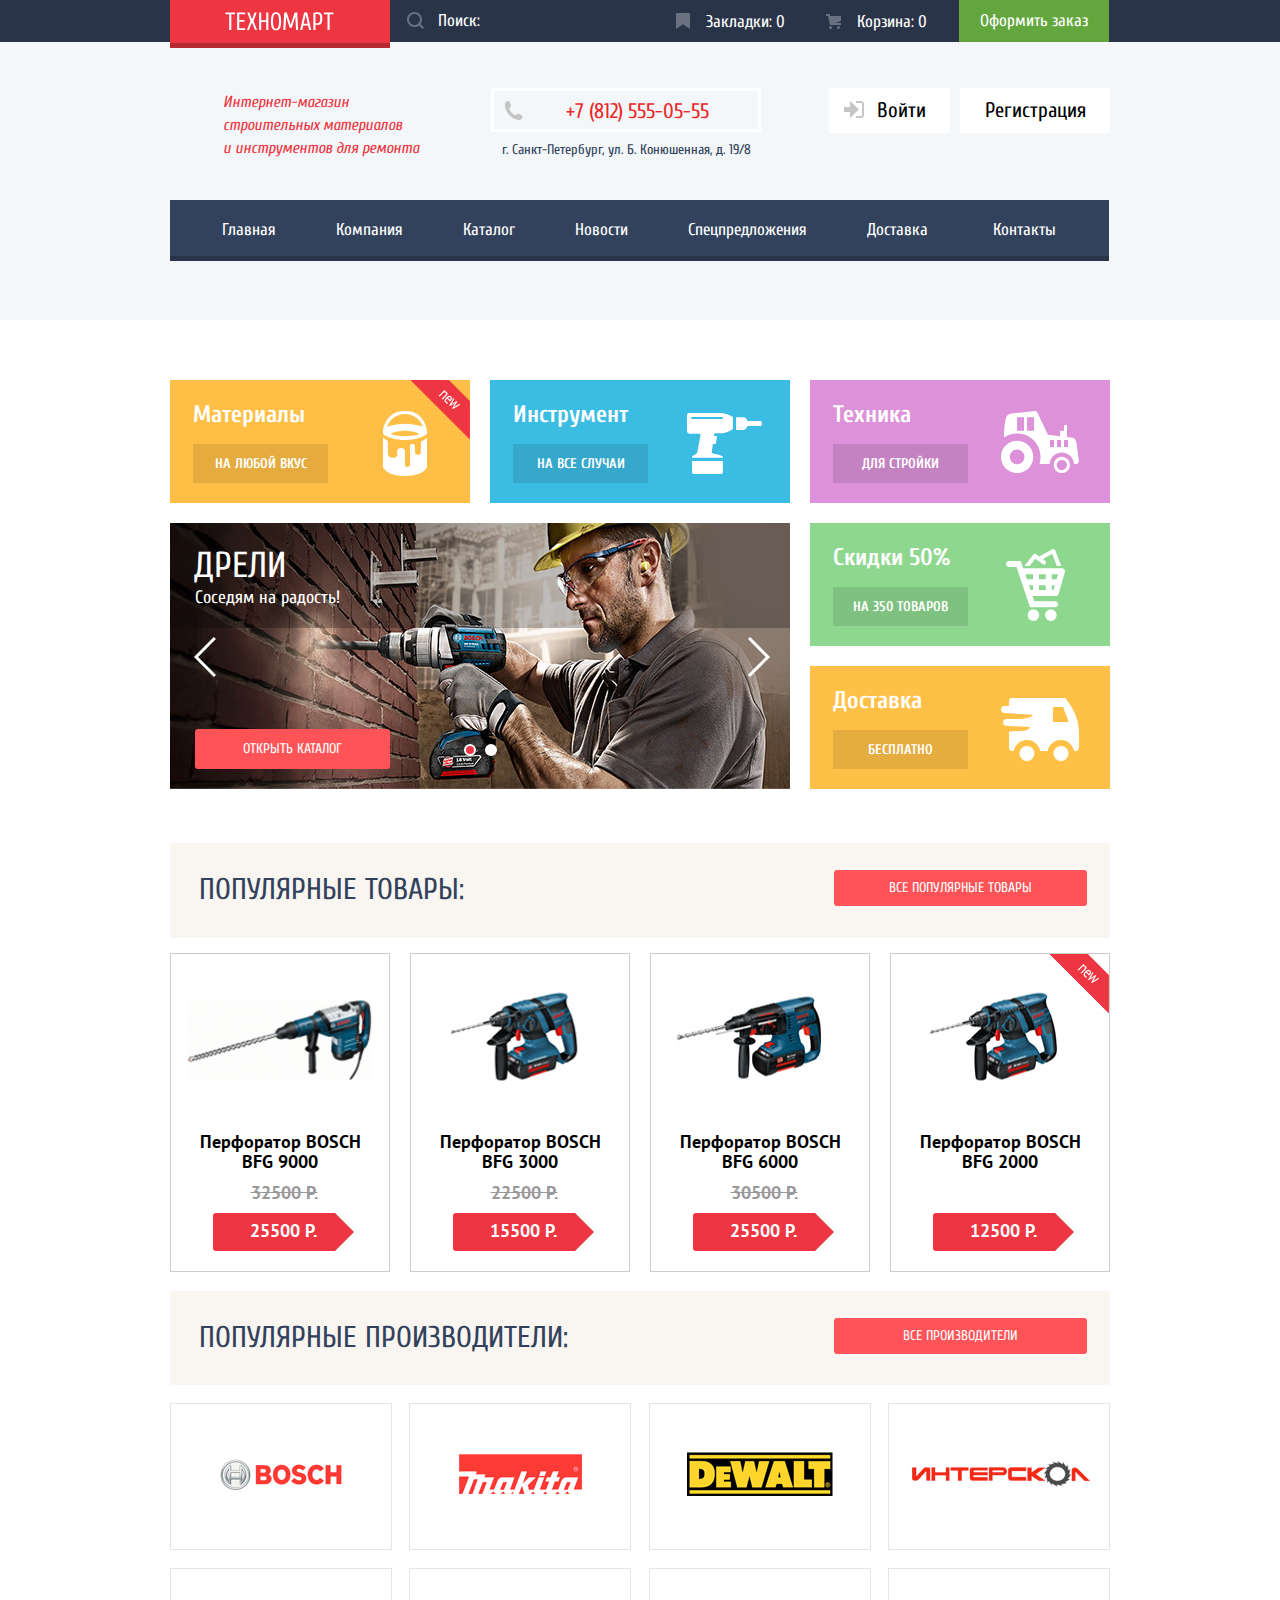
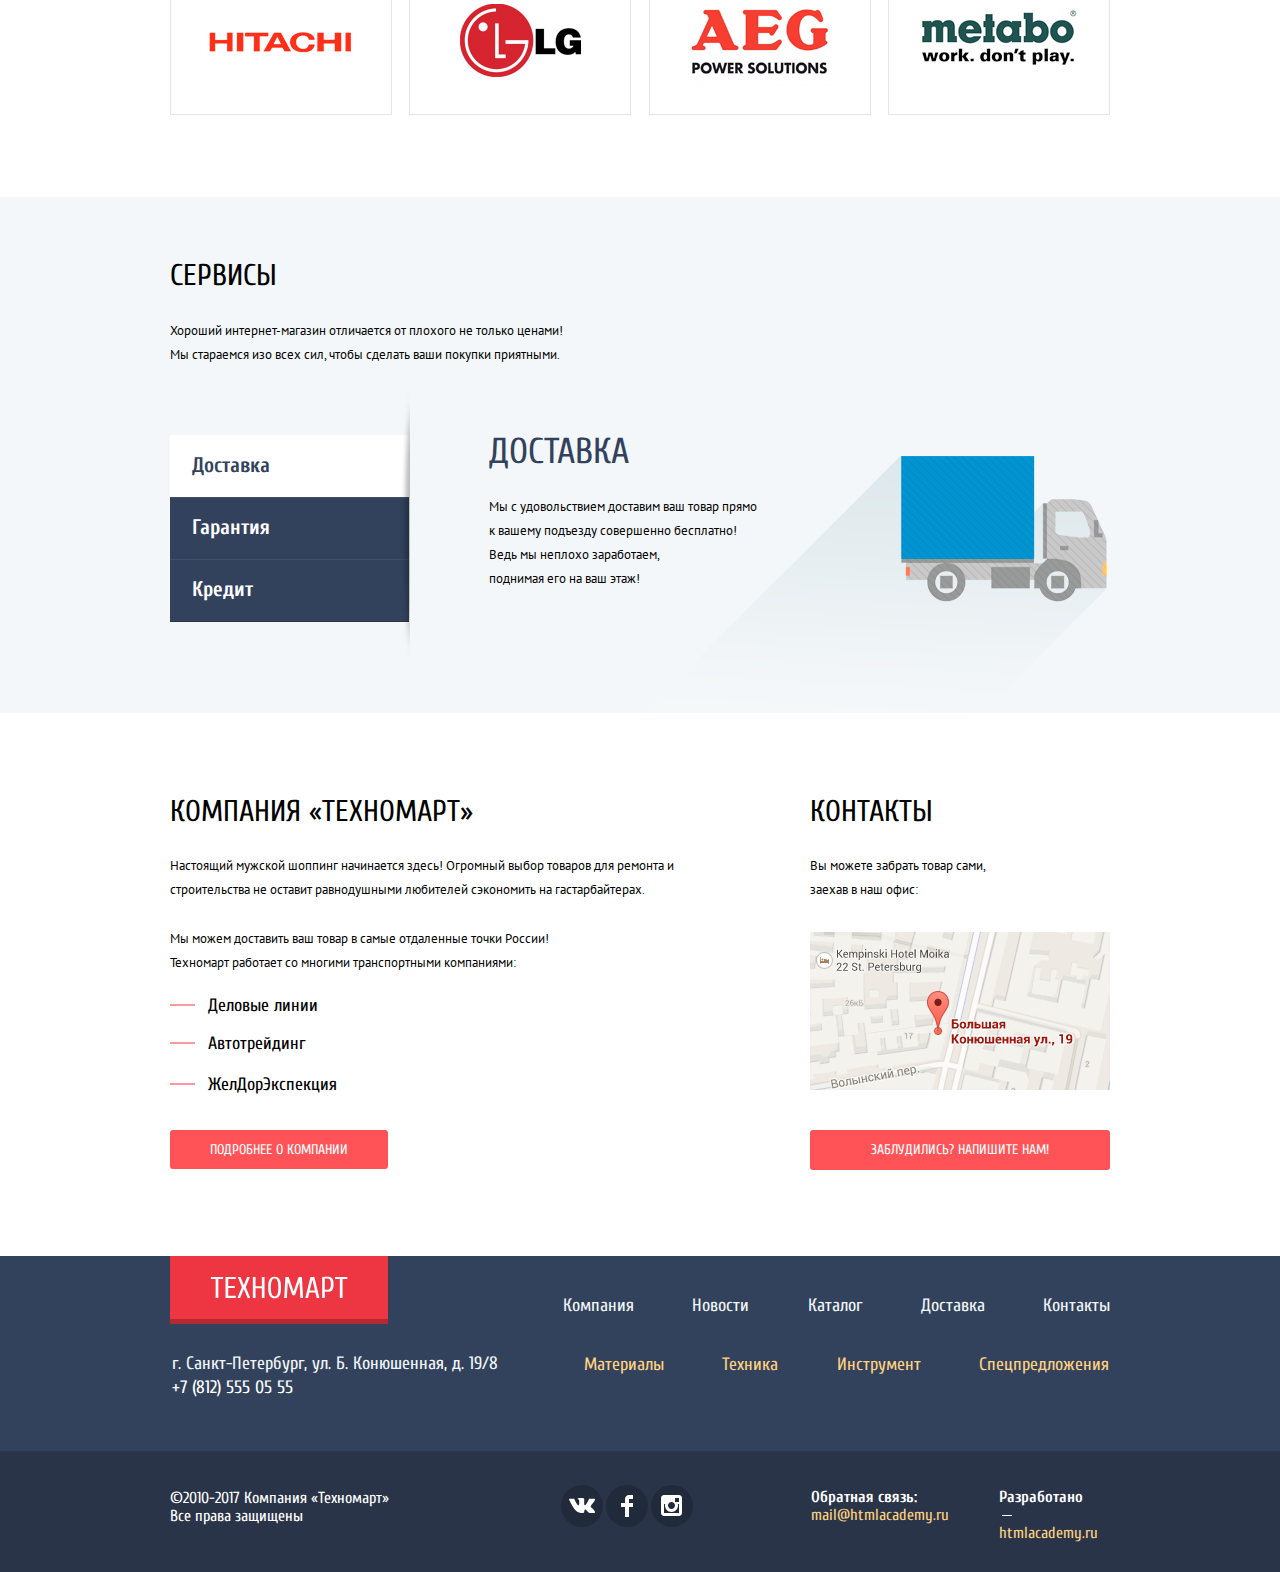
<file: index.html>
<!DOCTYPE html>
<html lang="ru">
    <head>
        <meta charset="utf-8">
		<link href="https://fonts.googleapis.com/css?family=Cuprum:400,400i,700%7CPT+Sans:400,400i,700&display=swap&subset=cyrillic" rel="stylesheet">
		<link href="css/normalize.css" rel="stylesheet">
		<link href="css/min-style.css" rel="stylesheet">
        <title>HTML Academy: Техномарт</title>
    </head>
    <body>
        <header class="header">
		    <section class="menu-order-back">
			    <h2 class="visually-hidden">Навигация заказа</h2>
			    <div class="menu-order container">
    			    <a class="button header-logo">
 					    <img src="img/logo.svg" width="109" height="19" alt="Логотип магазина Техномарт">
				    </a>
                    <form action="/" method="post" class="search-form">
                        <input type="text" name="search-form" class="search-form-input" placeholder="Поиск:" aria-label="Кнопка поиска">
                    </form>
                    <a class="menu-order-button" href="bookmarks.html" title="Закладки">
                        <svg version="1.1" xmlns="http://www.w3.org/2000/svg" xmlns:xlink="http://www.w3.org/1999/xlink" x="0px" y="0px" width="14px" height="16px" viewBox="0 0 14 16" enable-background="new 0 0 14 16" xml:space="preserve">
                            <path fill="#ffffff" d="M14,15c0,0.55-0.368,0.741-0.818,0.426l-5.363-3.765c-0.45-0.315-1.187-0.315-1.637,0l-5.364,3.765
	                        C0.368,15.741,0,15.55,0,15V1c0-0.55,0.45-1,1-1h12c0.55,0,1,0.45,1,1V15z"/>
                        </svg>
                        Закладки: 0
                    </a>
                    <a class="menu-order-button cart" href="cart.html" title="Корзина">
                        <svg version="1.1" xmlns="http://www.w3.org/2000/svg" xmlns:xlink="http://www.w3.org/1999/xlink" x="0px" y="0px" width="15px" height="15px" viewBox="0 0 15 15" enable-background="new 0 0 15 15" xml:space="preserve">
						    <g>
						        <circle fill="#ffffff" cx="4.5" cy="13.5" r="1.5"/>
						        <circle fill="#ffffff" cx="12.5" cy="13.5" r="1.5"/>
						        <polygon fill="#ffffff" points="15,2 4.07,2 3.648,0 0,0 0,2 2.031,2 4.016,11 15,11 15,9 9.441,9 15,6.951"/>
						    </g>
					    </svg>
                        Корзина: 0
                    </a>
                    <a class="menu-order-button make-order-button" href="cart.html" title="Оформить заказ">Оформить заказ</a>
                </div>
			</section>
	        <section class="top-back">
			    <h2 class="visually-hidden">Интернет-магазин "Техномарт"</h2>
    	        <div class="container">
					<div class="contacts-account">
					    <h1 class="shop-name">Интернет-магазин строительных материалов и&nbsp;инструментов для ремонта</h1>
		                <div class="header-contacts">
						    <div class="phone-back">
                                <svg version="1.1" xmlns="http://www.w3.org/2000/svg" xmlns:xlink="http://www.w3.org/1999/xlink" x="0px" width="19px" height="19px" viewBox="0 0 19 19" enable-background="new 0 0 19 19" xml:space="preserve">
								    <g id="UrwUhy_1_">
    									<g>
    										<path fill="#c5c5c5" d="M15.572,18.985c-0.312,0-0.629,0-0.941,0c-4.129-0.488-7.157-2.408-9.359-4.864 c-2.21-2.461-3.954-5.629-4.294-9.893c0-0.382,0-0.762,0-1.144C1.056,2.31,1.437,1.78,1.876,1.327	C2.425,0.766,3.25,0.044,4.002,0.019c0.554-0.018,1.5,0.38,1.879,0.899C6.21,1.364,6.385,2.257,6.537,2.921	c0.154,0.671,0.505,1.643,0.408,2.289C6.797,6.217,5.458,6.644,5.066,7.376c1.307,3.135,3.443,5.439,6.293,7.031 c0.715-0.392,1.346-1.572,2.332-1.595c0.359-0.009,0.818,0.178,1.184,0.286c0.402,0.121,0.75,0.275,1.104,0.408 c0.596,0.224,1.648,0.521,2.004,1.021c0.365,0.513,0.57,1.356,0.49,1.879C18.309,17.447,16.594,18.603,15.572,18.985z"/>
	                                    </g>
                                    </g>
                                </svg>
    		                    +7 (812) 555-05-55
							</div>
		                    <div class="address">г. Санкт-Петербург, ул. Б. Конюшенная, д. 19/8</div>
		                </div>
                        <div class="user-navigation">
                            <a class="sign-in-button" href="sign-in.html" title="Войти">
                                <svg version="1.1" xmlns="http://www.w3.org/2000/svg" xmlns:xlink="http://www.w3.org/1999/xlink" x="0px" y="0px" width="20px" height="17px" viewBox="0 0 20 17" enable-background="new 0 0 20 17" xml:space="preserve">
                                    <g>
                                        <polygon fill="#c5c5c5" points="14.875,8.5 6,0 6,6 0,6 0,11 6,11 6,17"/>
                                    </g>
                                    <path fill="#c5c5c5" d="M16.986,15.01h-5.027V17h5.027c2.178,0,3.004-1.81,3.029-3.026V3.028C19.99,1.811,19.164,0,16.986,0h-5.027 v1.99h5.027c0.839,0,0.992,0.681,1.01,1.057v10.904C17.979,14.327,17.825,15.01,16.986,15.01z" />
                                </svg>
                                Войти
                            </a>
                            <a class="sign-up-button" href="sign-up.html" title="Регистрация">Регистрация</a>
						</div>
                    </div>
	                <nav>
	                    <ul class="nav-menu container">
	                        <li><a href="index.html">Главная</a></li>
                            <li><a href="company.html">Компания</a></li>
                            <li><a href="catalog.html">Каталог</a></li>
                            <li><a href="news.html">Новости</a></li>
                            <li><a href="special-offers.html">Спецпредложения</a></li>
                            <li><a href="delivery.html">Доставка</a></li>
                            <li><a href="contacts.html">Контакты</a></li>
		                </ul>
					</nav>
				</div>
			</section>
        </header>
	    <main>
		    <div class="container">
			    <section class="all-categories">
				    <h2 class="visually-hidden">Категории</h2>
				    <div class="categories">
						<div class="category-item category-item-materials flag-new">
							<div>Материалы</div>
						    <a href="catalog.html"><p class="category-item-button">На любой вкус</p></a>
						</div>
				        <div class="category-item category-item-tools">
					        <div>Инструмент</div>
						    <a href="catalog.html"><p class="category-item-button">На все случаи</p></a>
					    </div>
				        <div class="category-item category-item-technics">
					        <div>Техника</div>
						    <a href="catalog.html"><p class="category-item-button">Для стройки</p></a>
					    </div>
                    </div>
                    <div class="delivery-discounts-slider">
				        <input class="visually-hidden" type="radio" id="product-1" value="product-1" name="toggle" checked>
                        <input class="visually-hidden" type="radio" id="product-2" value="product-2" name="toggle">
                        <div class="slider">
							<div class="slider-controls-rounds">
					 		    <label id="slide-1" class="slider-controls-round slider-controls-round--1" for="product-1"></label>
							    <label id="slide-2" class="slider-controls-round slider-controls-round--2" for="product-2"></label>
							</div>
							<div class="slider-controls-arrows">
                                <label class="slider-controls-left" for="product-1">
									<svg version="1.1" xmlns="http://www.w3.org/2000/svg" xmlns:xlink="http://www.w3.org/1999/xlink" x="0px" y="0px" width="22px" height="40px" viewBox="0 0 22 40" enable-background="new 0 0 22 40" xml:space="preserve">
                                        <polygon fill="#FFFFFF" points="19.83,-0.035 21.919,2.064 4.13,19.947 21.977,37.886 19.887,39.985 -0.048,19.947"/>
                                    </svg>
							    </label>
                                <label class="slider-controls-right" for="product-2">
									<svg version="1.1" xmlns="http://www.w3.org/2000/svg" xmlns:xlink="http://www.w3.org/1999/xlink" x="0px" y="0px" width="22px" height="40px" viewBox="0 0 22 40" enable-background="new 0 0 22 40" xml:space="preserve">
                                        <g id="Layer_1">
                                        </g>
                                        <g id="Layer_2">
	                                        <polygon fill="#ffffff" points="2.098,-0.035 0.009,2.064 17.798,19.947 -0.048,37.886 2.041,39.985 21.976,19.947"/>
                                        </g>
                                    </svg>
							    </label>
							</div>
							<ul class="slider-list">
				                <li class="slides" id="slide1">
									<img src="img/slider-image.jpg" width="620" height="266" alt="Дрели">
							        <span class="name">Дрели</span>
					                <span class="comment">Соседям на радость!</span>
				     	            <a class="button" href="catalog.html">Открыть каталог</a>  
								</li>
						        <li class="slides" id="slide2">
				                    <img src="img/slide-image.jpg" width="620" height="266" alt="Перфораторы">
							        <span class="name">Перфораторы</span>
					                <span class="comment">Настоящие мужские игрушки</span>
				     	            <a class="button" href="catalog.html">Открыть каталог</a>
				                </li>
						    </ul>
						</div>
						<div class="discounts-delivery">			     
                            <div class="category-item category-item-discounts">
							    <div class="category-item-text">
					                <div>Скидки 50%</div>
						            <a href="catalog.html"><p class="category-item-button">На 350 товаров</p></a>
							    </div>
                            </div>			
				            <div class="category-item category-item-delivery">
						        <div class="category-item-text">
					                <div>Доставка</div>
						            <a href="catalog.html"><p class="category-item-button">Бесплатно</p></a>
							    </div>
					        </div>
     				    </div>
					</div>
			    </section>
			    <section class="popular-goods-back">
                    <div class="popular-item">
                        <h3 class="popular-item-title">Популярные товары:</h3>
                        <a class="button popular-item-button" href="catalog.html">Все популярные товары</a>
                    </div>
  					<div class="catalog-items-main">
                        <div class="catalog-item">
                            <div class="actions">
                                <a href="cart.html" class="buy">
								    <svg version="1.1" xmlns="http://www.w3.org/2000/svg" xmlns:xlink="http://www.w3.org/1999/xlink" x="0px" y="0px" width="15px" height="15px" viewBox="0 0 15 15" enable-background="new 0 0 15 15" xml:space="preserve">
						                <g>
						                    <circle fill="#ffffff" cx="4.5" cy="13.5" r="1.5"/>
						                    <circle fill="#ffffff" cx="12.5" cy="13.5" r="1.5"/>
						                    <polygon fill="#ffffff" points="15,2 4.07,2 3.648,0 0,0 0,2 2.031,2 4.016,11 15,11 15,9 9.441,9 15,6.951"/>
						                </g>
					                </svg>Купить
								</a>
                                <a href="bookmarks.html" class="bookmark">В закладки</a>
                            </div>
                            <div class="image"><img width="217" height="168" src="img/item-image.png" alt="Перфоратор BOSCH BFG 9000"></div>
                            <div class="title"><a href=#>Перфоратор BOSCH BFG 9000</a></div>
                            <div class="discount">32500 Р.</div>
                            <div class="price">25500 Р.</div>
                        </div>
					    <div class="catalog-item">
                            <div class="actions">
                                <a href="cart.html" class="buy">
								    <svg version="1.1" xmlns="http://www.w3.org/2000/svg" xmlns:xlink="http://www.w3.org/1999/xlink" x="0px" y="0px" width="15px" height="15px" viewBox="0 0 15 15" enable-background="new 0 0 15 15" xml:space="preserve">
						                <g>
						                    <circle fill="#ffffff" cx="4.5" cy="13.5" r="1.5"/>
						                    <circle fill="#ffffff" cx="12.5" cy="13.5" r="1.5"/>
						                    <polygon fill="#ffffff" points="15,2 4.07,2 3.648,0 0,0 0,2 2.031,2 4.016,11 15,11 15,9 9.441,9 15,6.951"/>
						                </g>
					                </svg>Купить
								</a>
                                <a href="bookmarks.html" class="bookmark">В закладки</a>
                            </div>
                            <div class="image"><img width="217" height="168" src="img/item1.png" alt="Перфоратор BOSCH BFG 3000"></div>
                            <div class="title"><a href=#>Перфоратор BOSCH BFG 3000</a></div>
                            <div class="discount">22500 Р.</div>
                            <div class="price">15500 Р.</div>
                        </div>
                        <div class="catalog-item">
                            <div class="actions">
                                <a href="cart.html" class="buy">
								    <svg version="1.1" xmlns="http://www.w3.org/2000/svg" xmlns:xlink="http://www.w3.org/1999/xlink" x="0px" y="0px" width="15px" height="15px" viewBox="0 0 15 15" enable-background="new 0 0 15 15" xml:space="preserve">
						                <g>
						                    <circle fill="#ffffff" cx="4.5" cy="13.5" r="1.5"/>
						                    <circle fill="#ffffff" cx="12.5" cy="13.5" r="1.5"/>
						                    <polygon fill="#ffffff" points="15,2 4.07,2 3.648,0 0,0 0,2 2.031,2 4.016,11 15,11 15,9 9.441,9 15,6.951"/>
						                </g>
					                </svg>Купить
								</a>
                                <a href="bookmarks.html" class="bookmark">В закладки</a>
                            </div>
                            <div class="image"><img width="218" height="168" src="img/item.png" alt="Перфоратор BOSCH BFG 6000"></div>
                            <div class="title"><a href=#>Перфоратор BOSCH BFG 6000</a></div>
                            <div class="discount">30500 Р.</div>
                            <div class="price">25500 Р.</div>
                        </div>
						<div class="catalog-item flag-new">
						    <div class="actions">
                                <a href="cart.html" class="buy">
								    <svg version="1.1" xmlns="http://www.w3.org/2000/svg" xmlns:xlink="http://www.w3.org/1999/xlink" x="0px" y="0px" width="15px" height="15px" viewBox="0 0 15 15" enable-background="new 0 0 15 15" xml:space="preserve">
						                <g>
						                    <circle fill="#ffffff" cx="4.5" cy="13.5" r="1.5"/>
						                    <circle fill="#ffffff" cx="12.5" cy="13.5" r="1.5"/>
						                    <polygon fill="#ffffff" points="15,2 4.07,2 3.648,0 0,0 0,2 2.031,2 4.016,11 15,11 15,9 9.441,9 15,6.951"/>
						                </g>
					                </svg>Купить
								</a>
                                <a href="bookmarks.html" class="bookmark">В закладки</a>
                            </div>
                            <div class="image"><img width="218" height="168" src="img/item1.png" alt="Перфоратор BOSCH BFG 2000"></div>
                            <div class="title"><a href=#>Перфоратор BOSCH BFG 2000</a></div>
                            <div class="discount"></div>
                            <div class="price">12500 Р.</div>
                        </div>
					</div>
			    </section>
			    <section class="popular-brands-back">
                    <div class="popular-item">
                        <h3 class="popular-item-title">Популярные производители:</h3>
                        <a class="button popular-item-button" href="#" title="">Все производители</a>
                    </div>
				    <ul class="brands">
			            <li class="brand">
						    <a class="bosch" href="catalog.html"><img src="img/bosch.png" width="126" height="37" alt="BOSCH"></a>
						</li>
                        <li class="brand">
						    <a class="makita" href="catalog.html"><img src="img/makita.png" width="123" height="40" alt="MAKITA"></a>
						</li>
                        <li class="brand">
						    <a class="dewalt" href="catalog.html"><img src="img/de-walt.png" width="146" height="44" alt="DeWALT"></a>
						</li>
					    <li class="brand">
						    <a class="interskol" href="catalog.html"><img src="img/interskol.png" width="200" height="88" alt="ИНТЕРСКОЛ"></a>
						</li>
					    <li class="brand">
						    <a class="hitachi" href="catalog.html"><img src="img/hitachi.png" width="169" height="31" alt="HITACHI"></a>
						</li>
                        <li class="brand">
						    <a class="lg" href="catalog.html"><img src="img/lg.png" width="121" height="73" alt="LG"></a>
						</li>
                        <li class="brand">
						    <a class="aeg" href="catalog.html"><img src="img/aeg.png" width="151" height="96" alt="AEG POWER SOLUTIONS"></a>
						</li>
                        <li class="brand">
						    <a class="metabo" href="catalog.html"><img src="img/metabo.png" width="204" height="69" alt="METABO work.don't play"></a>
						</li>
					</ul>
			    </section>
			</div>
            <section class="service-back">
                <div class="container">
                    <h3 class="service-title">Сервисы</h3>
                    <p class="service-description">Хороший интернет-магазин отличается от плохого не только ценами! Мы стараемся изо всех сил, чтобы сделать ваши покупки приятными.</p>
                    <div class="service-slider">
                        <input type="radio" name="slider2" class="service-radio" id="delivery-slide" checked>
                        <input type="radio" name="slider2" class="service-radio" id="guarantee-slide">
                        <input type="radio" name="slider2" class="service-radio" id="loan-slide">
                        <div class="service-buttons">
                            <label for="delivery-slide" class="service-label delivery-label">Доставка</label>
                            <label for="guarantee-slide" class="service-label guarantee-label">Гарантия</label>
                            <label for="loan-slide" class="service-label loan-label">Кредит</label>
                        </div>
                        <div class="service-shadow"></div>
                        <ul class="service-list">
                            <li class="service-slide service-slide-delivery">
                                <h4>Доставка</h4>
                                <p>Мы с удовольствием доставим ваш товар прямо к вашему подъезду совершенно бесплатно!
						    	Ведь мы неплохо заработаем,<br>
								поднимая его на ваш этаж!</p>
							</li>
                            <li class="service-slide service-slide-guarantee">
                                <h4>Гарантия</h4>
                                <p>Если купленный у нас товар поломается или заискрит,<br>
						    	а также в случае пожара, спровоцированного его возгаранием, вы всегда можете быть уверены в нашей гарантии. Мы обменяем	сгоревший товар на новый.<br>
								Дом уж восстановите как-нибудь сами.</p>
                            </li>
                            <li class="service-slide service-slide-credit">
                                <h4>Кредит</h4>
                                <p>Залезть в долговую яму стало проще!<br>
								Кредитные консультанты придут вам на помощь.</p>
                                <div class="button">
								    <a href="contacts.html" title="Отправить заявку">Отправить заявку</a>
								</div>	
                            </li>
                        </ul>
					</div>
				</div>
            </section>
			<section class="about-company-contacts container">
			    <h2 class="visually-hidden">Описание и контакты</h2>
			    <div class="description-company">
    			    <h3>Компания «Техномарт»</h3>
					<p>Настоящий мужской шоппинг начинается здесь! Огромный выбор товаров для ремонта и строительства не оставит равнодушными любителей сэкономить на гастарбайтерах.</p>
					<p>Мы можем доставить ваш товар в самые отдаленные точки России!</p>
					<p>Техномарт работает со многими транспортными компаниями:</p>
				    <ul class="delivery-company">
					    <li class="delivery-company-item">
						    <svg width="25px">
                                <line x1="0" y1="10" x2="25" y2="10" stroke="#ee3643"/>
                            </svg>
							Деловые линии
						</li>
					    <li class="delivery-company-item">
						    <svg width="25px">
                                <line x1="0" y1="10" x2="25" y2="10" stroke="#ee3643"/>
                            </svg>
							Автотрейдинг
						</li>
					    <li class="delivery-company-item">
						    <svg width="25px">
                                <line x1="0" y1="10" x2="25" y2="10" stroke="#ee3643"/>
                            </svg>
					    	ЖелДорЭкспекция
						</li>
					</ul>
				    <a class="button about-company-button" href="company.html">Подробнее о компании</a>
				</div>
			    <div class="our-office">
			        <h3>Контакты</h3>
			        <p class="pick-up">Вы можете забрать товар сами, заехав в наш офис:</p>
                    <a class="contacts-button-map" href="maps.yandex.ru" target="blank" title="Карта">
                        <img src="img/map.png" width="300" height="158" alt="Офис компании по адресу ул. Большая Конюшенная 19/8, Санкт-Петербург">
                    </a>
				    <a class="button write-us-button" href="contacts.html">Заблудились? Напишите нам!</a>
				</div>
			</section>
	    </main>
	    <footer>
	        <section class="footer-nav-back">
			    <h2 class="visually-hidden">Контакты и навигация</h2>
			    <div class="container">
	                <div class="footer-contacts">
  	  	                <div class="footer-logo-back">
						    <a>
	                            <img src="img/invalid-name.svg" width="138" height="23" alt="Логотип магазина Техномарт">
		                    </a>
						</div>
		                <address class="footer-address">
		                    г. Санкт-Петербург, ул. Б. Конюшенная, д. 19/8
						    <a href="tel:+78125550555">+7 (812) 555 05 55</a>
		                </address>
				    </div>
		            <div class="footer-navigation">
		                <ul class="footer-site-navigation">
                            <li><a href="company.html">Компания</a></li>
                            <li><a href="news.html">Новости</a></li>
                            <li><a href="catalog.html">Каталог</a></li>
                            <li><a href="delivery.html">Доставка</a></li>
                            <li><a href="contacts.html">Контакты</a></li>
						</ul>
		                <ul class="footer-catalog-navigation">
		                    <li><a href="catalog.html">Материалы</a></li>
                            <li><a href="catalog.html">Техника</a></li>
                            <li><a href="catalog.html">Инструмент</a></li>
                            <li><a href="catalog.html">Спецпредложения</a></li>
		                </ul>
				    </div>
				</div>
		    </section>
			<section class="footer-copyright-back">
			    <h2 class="visually-hidden">Копирайт</h2>
			    <div class="container">
				    <div class="copyright">
			            <p class="footer-copyright">©2010-2017 Компания «Техномарт» Все права защищены</p>
						<div class="footer-social">
							<a href="https://vk.com/" aria-label="ВКонтакте">
							    <svg class="vk" version="1.1" xmlns="http://www.w3.org/2000/svg" xmlns:xlink="http://www.w3.org/1999/xlink" x="0px" y="0px" width="26px" height="15px" viewBox="0 0 26 15" enable-background="new 0 0 26 15" xml:space="preserve">
                                    <path fill="#ffffff" d="M16.138,11.51c0.956-0.309,2.18,2.04,3.483,2.939c0.978,0.681,1.727,0.534,1.727,0.534l3.473-0.05 c0,0,1.815-0.112,0.957-1.554c-0.071-0.12-0.503-1.069-2.585-3.022c-2.177-2.043-1.882-1.712,0.739-5.244 c1.597-2.153,2.236-3.468,2.036-4.028c-0.192-0.539-1.365-0.399-1.365-0.399L20.69,0.713c-0.381,0.001-0.704,0.119-0.851,0.515	c-0.003,0.004-0.621,1.666-1.445,3.079c-1.741,2.989-2.436,3.148-2.724,2.961c-0.661-0.433-0.494-1.737-0.494-2.664	c0-2.897,0.432-4.105-0.846-4.417c-0.427-0.104-0.739-0.172-1.828-0.182c-1.392-0.021-2.574,0-3.244,0.329 c-0.445,0.223-0.786,0.712-0.579,0.74c0.26,0.035,0.843,0.16,1.155,0.586c0.401,0.552,0.389,1.789,0.389,1.789 s0.229,3.411-0.54,3.834c-0.528,0.29-1.25-0.302-2.803-3.016C6.087,2.879,5.488,1.345,5.488,1.345S5.372,1.06,5.162,0.904	C4.912,0.719,4.562,0.66,4.562,0.66L0.848,0.684c0,0-0.558,0.016-0.763,0.262C-0.097,1.164,0.07,1.614,0.07,1.614 s2.909,6.881,6.203,10.347c3.02,3.182,6.452,2.971,6.452,2.971h1.555c0,0,0.469-0.054,0.709-0.312 c0.224-0.24,0.214-0.691,0.214-0.691S15.172,11.82,16.138,11.51z"/>
                                </svg>
							</a>
							<a href="https://facebook.com/" aria-label="Фейсбук">
							    <svg class="fb" version="1.1" xmlns="http://www.w3.org/2000/svg" xmlns:xlink="http://www.w3.org/1999/xlink" x="0px" y="0px" width="12px" height="22px" viewBox="0 0 12 22" enable-background="new 0 0 12 22" xml:space="preserve">
                                    <path fill="#ffffff" d="M12,4V0H8C5.791,0,4,1.791,4,4v4H0v4h4v10h4V12h4V8H8V4H12z"/>
                                </svg>
							</a>
							<a href="https://instagram.com/" aria-label="Инстаграмм">
							    <svg class="instagram" version="1.1" xmlns="http://www.w3.org/2000/svg" xmlns:xlink="http://www.w3.org/1999/xlink" x="0px" y="0px" width="21px" height="21px" viewBox="0 0 21 21" enable-background="new 0 0 21 21" xml:space="preserve">
                                    <path fill="#ffffff" d="M18,0H3C1.35,0,0,1.35,0,3v15c0,1.65,1.35,3,3,3h15c1.65,0,3-1.35,3-3V3C21,1.35,19.65,0,18,0z M10.5,7 c1.93,0,3.5,1.57,3.5,3.5S12.43,14,10.5,14S7,12.43,7,10.5S8.57,7,10.5,7z M18,18H3V9h1.181C4.067,9.482,4,9.983,4,10.5 c0,3.59,2.91,6.5,6.5,6.5s6.5-2.91,6.5-6.5c0-0.517-0.066-1.018-0.181-1.5H18V18z M18,7h-4V3h4V7z"/>
                                </svg>
							</a>
                        </div>
				        <div class="footer-other-contacts">
						    <div class="footer-email">
                                <b>Обратная связь:</b>
                                <a class="footer-copyright-contacts" href="https://htmlacademy.ru">mail@htmlacademy.ru</a>
                            </div>
				            <div class="footer-site">
                                <b>Разработано</b>
                                <a class="footer-copyright-contacts" href="https://htmlacademy.ru">htmlacademy.ru</a>
                            </div>
						</div>
					</div>
			    </div>
			</section>
		</footer>
 		<section class="modal modal-message">
		    <h2 class="visually-hidden">Форма ввода сообщения</h2>
            <form class="message-form" method="POST" action="https://echo.htmlacademy.ru/">
			    <div class="form-container">
			        <div class="name-email">
	    			    <label>Ваше имя:<input class="message" type="text" name="namem" placeholder="Имя Фамилия"></label>
				        <label>Ваш e-mail:<input class="message" type="text" name="email" placeholder="email@example.com"></label>
				    </div>
				    <div class="text-message">
				        <label>Текст письма:<textarea name="message" placeholder="В свободной форме"></textarea></label>
 		            </div>
				</div>
				<div class="form-button-message-background">
			        <div class="form-container">
				        <button class="button form-button-message" type="submit">Отправить</button>
				 	</div>
				</div>
                <button class="modal-close" type="button">Закрыть</button>
	        </form>
		</section>
        <section class="modal modal-map">
            <h2 class="visually-hidden">Как до нас добраться</h2>
            <iframe src="https://www.google.com/maps/embed?pb=!1m18!1m12!1m3!1d1998.6037999040354!2d30.322010416394033!3d59.938716271971415!2m3!1f0!2f0!3f0!3m2!1i1024!2i768!4f13.1!3m3!1m2!1s0x4696310fca5ba729%3A0xea9c53d4493c879f!2sBolshaya+Konyushennaya+ul.%2C+19%2C+Sankt-Peterburg%2C+Russia%2C+191186!5e0!3m2!1sen!2s!4v1441888483426" width="940" height="446" allowfullscreen></iframe>
            <p><img src="img/map.png" width="940" height="446" alt="Офис компании по адресу ул. Большая Конюшенная 19/8, Санкт-Петербург"></p>
            <button class="modal-close" type="button">Закрыть</button>
        </section>
		<section class="modal modal-cart">
			<div class="form-container">
				<h2>Товар добавлен в корзину!</h2>
			</div>
		    <div class="form-button-cart-background">
			    <div class="form-container"> 
					<ul class="buttons">
				        <li class="button form-button-cart"><a href="cart.html">Оформить заказ</a></li>
						<li class="form-button-continue"><a href="catalog.html">Продолжить покупки</a></li>
				    </ul>
				</div>
			</div>
            <button class="modal-close" type="button">Закрыть</button>
		</section>
        <script src="js/min-index-script.js"></script>
	</body>
</html>
</file>
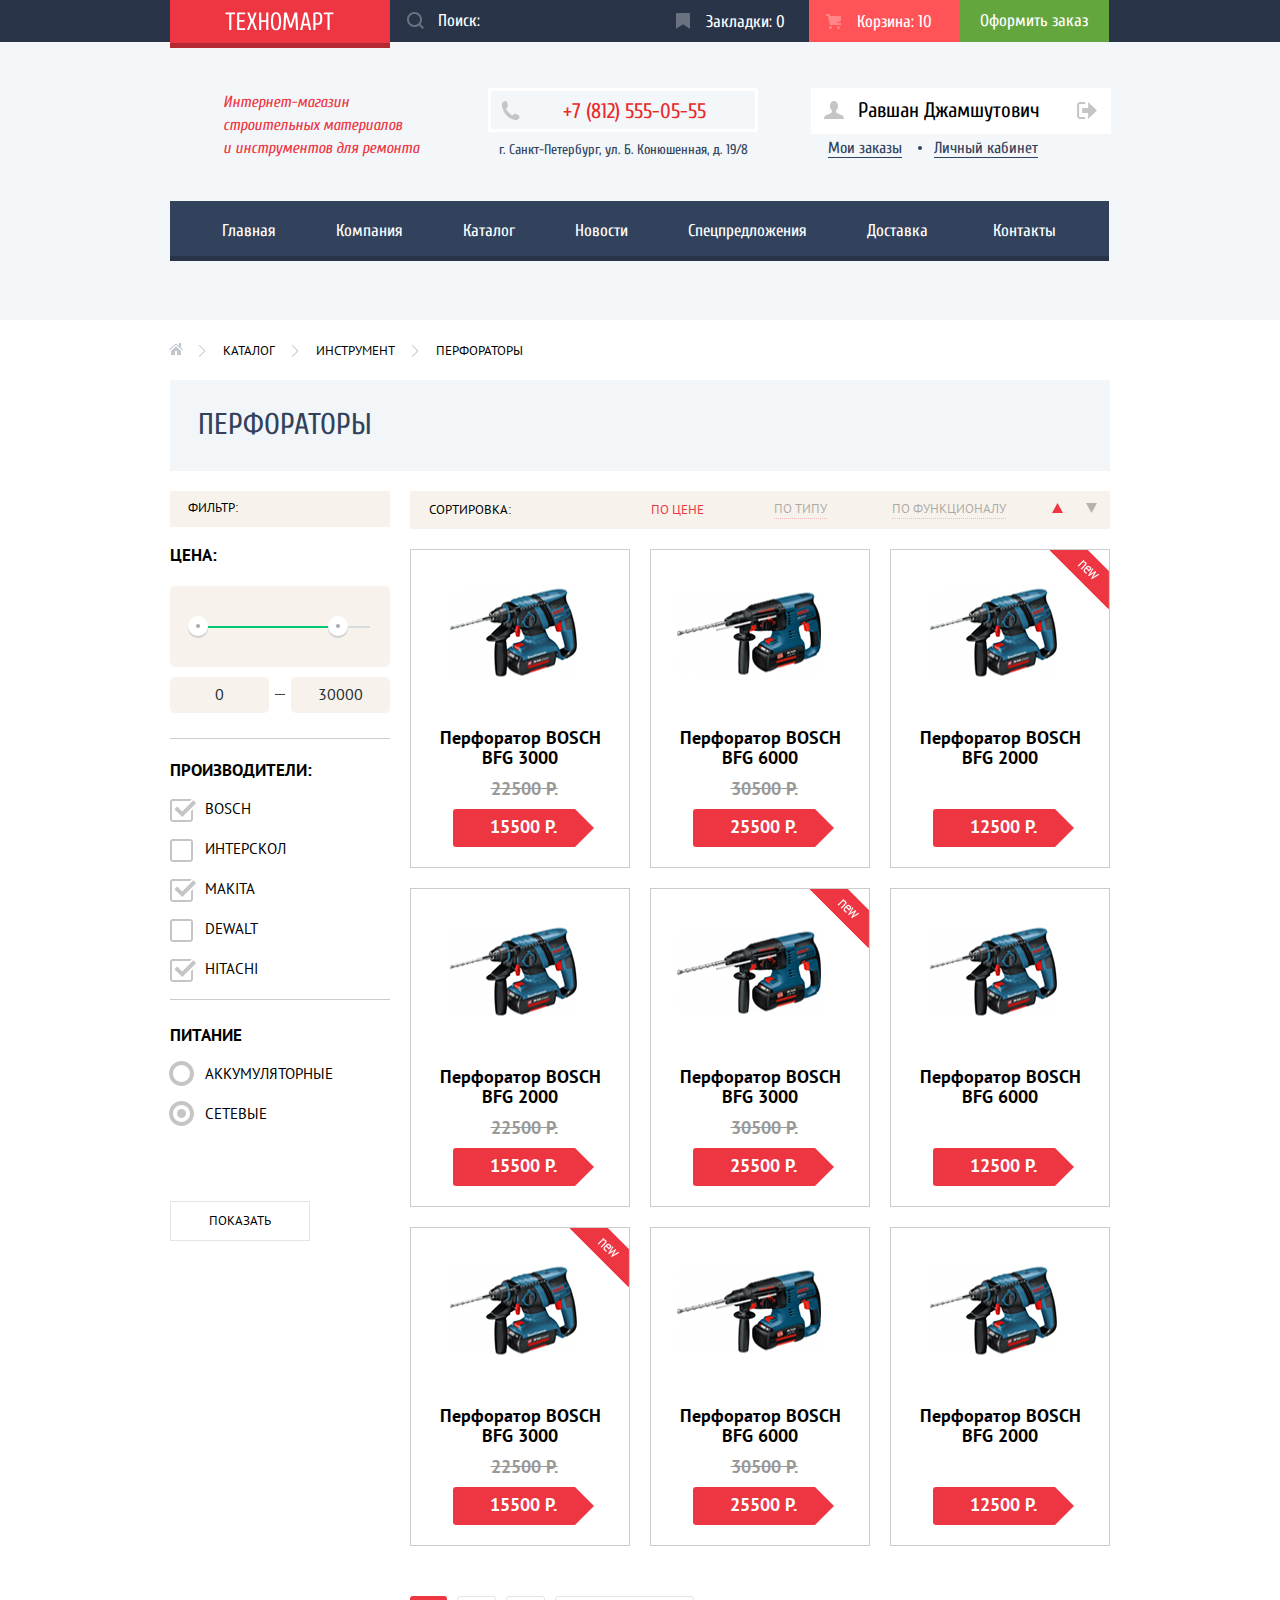
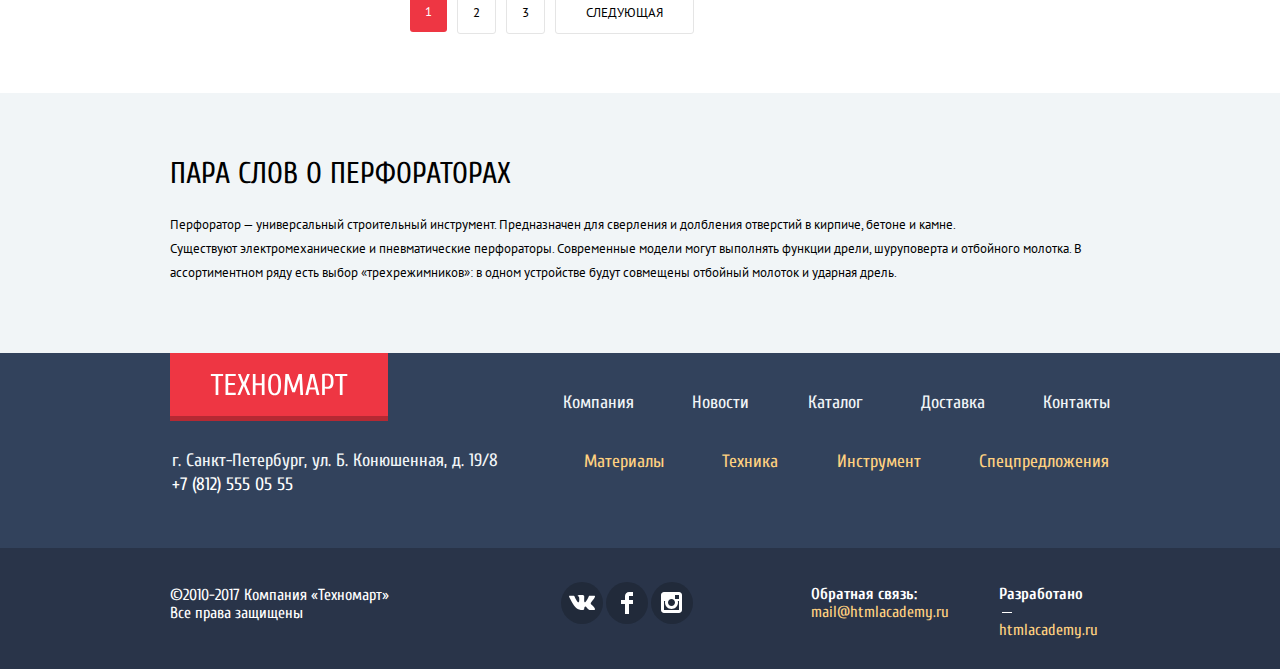
<file: catalog.html>
<!DOCTYPE html>
<html lang="ru">
    <head>
        <meta charset="utf-8">
		<link href="https://fonts.googleapis.com/css?family=Cuprum:400,400i,700%7CPT+Sans:400,400i,700&display=swap&subset=cyrillic" rel="stylesheet">
		<link href="css/normalize.css" rel="stylesheet">
		<link href="css/min-style.css" rel="stylesheet">
        <title>HTML Academy: Техномарт</title>
    </head>
    <body>
        <header class="header">
		    <section class="menu-order-back">
			    <h2 class="visually-hidden">Навигация заказа</h2>
			    <div class="menu-order container">
    			    <a href="index.html" class="button header-logo">
 					    <img src="img/logo.svg" width="109" height="19" alt="Логотип магазина Техномарт">
				    </a>
                    <form action="/" method="post" class="search-form">
                        <input type="text" name="search-form" class="search-form-input" placeholder="Поиск:" aria-label="Кнопка поиска">
                    </form>
                    <a class="menu-order-button" href="bookmarks.html" title="Закладки">
                        <svg version="1.1" xmlns="http://www.w3.org/2000/svg" xmlns:xlink="http://www.w3.org/1999/xlink" x="0px" y="0px" width="14px" height="16px" viewBox="0 0 14 16" enable-background="new 0 0 14 16" xml:space="preserve">
                            <path fill="#ffffff" d="M14,15c0,0.55-0.368,0.741-0.818,0.426l-5.363-3.765c-0.45-0.315-1.187-0.315-1.637,0l-5.364,3.765
	                        C0.368,15.741,0,15.55,0,15V1c0-0.55,0.45-1,1-1h12c0.55,0,1,0.45,1,1V15z"/>
                        </svg>
                        Закладки: 0
                    </a>
                    <a class="menu-order-button full-cart button" href="cart.html" title="Корзина">
                        <svg version="1.1" xmlns="http://www.w3.org/2000/svg" xmlns:xlink="http://www.w3.org/1999/xlink" x="0px" y="0px" width="15px" height="15px" viewBox="0 0 15 15" enable-background="new 0 0 15 15" xml:space="preserve">
						    <g>
						        <circle fill="#ffffff" cx="4.5" cy="13.5" r="1.5"/>
						        <circle fill="#ffffff" cx="12.5" cy="13.5" r="1.5"/>
						        <polygon fill="#ffffff" points="15,2 4.07,2 3.648,0 0,0 0,2 2.031,2 4.016,11 15,11 15,9 9.441,9 15,6.951 "/>
						    </g>
					    </svg>
                        Корзина: 10
                    </a>
                    <a class="menu-order-button make-order-button" href="cart.html" title="Оформить заказ">Оформить заказ</a>
                </div>
			</section> 
	        <section class="top-back">
			    <h2 class="visually-hidden">Интернет-магазин "Техномарт"</h2>
    	        <div class="container">
					<div class="contacts-account">
					    <h1 class="shop-name shop-name-catalog">Интернет-магазин строительных материалов и&nbsp;инструментов для ремонта</h1>
		                <div class="header-contacts">
						    <div class="phone-back">
                                <svg version="1.1" xmlns="http://www.w3.org/2000/svg" xmlns:xlink="http://www.w3.org/1999/xlink" x="0px" width="19px" height="19px" viewBox="0 0 19 19" enable-background="new 0 0 19 19" xml:space="preserve">
								    <g id="UrwUhy_1_">
    									<g>
    										<path fill="#c5c5c5" d="M15.572,18.985c-0.312,0-0.629,0-0.941,0c-4.129-0.488-7.157-2.408-9.359-4.864 c-2.21-2.461-3.954-5.629-4.294-9.893c0-0.382,0-0.762,0-1.144C1.056,2.31,1.437,1.78,1.876,1.327	C2.425,0.766,3.25,0.044,4.002,0.019c0.554-0.018,1.5,0.38,1.879,0.899C6.21,1.364,6.385,2.257,6.537,2.921	c0.154,0.671,0.505,1.643,0.408,2.289C6.797,6.217,5.458,6.644,5.066,7.376c1.307,3.135,3.443,5.439,6.293,7.031 c0.715-0.392,1.346-1.572,2.332-1.595c0.359-0.009,0.818,0.178,1.184,0.286c0.402,0.121,0.75,0.275,1.104,0.408 c0.596,0.224,1.648,0.521,2.004,1.021c0.365,0.513,0.57,1.356,0.49,1.879C18.309,17.447,16.594,18.603,15.572,18.985z"/>
	                                    </g>
                                    </g>
                                </svg>
    		                    +7 (812) 555-05-55
							</div>
		                    <div class="address">г. Санкт-Петербург, ул. Б. Конюшенная, д. 19/8</div>
		                </div>
                        <div class="user-navigation-catalog">
						    <div class="user-name">
							    <a class="account-icon" href="account.html">
								    <svg version="1.1" xmlns="http://www.w3.org/2000/svg" xmlns:xlink="http://www.w3.org/1999/xlink" x="0px" y="0px" width="20px" height="18px" viewBox="0 0 20 18" enable-background="new 0 0 20 18" xml:space="preserve">
                                        <path fill="#c5c5c5" d="M17.881,14.166c-2.144-0.735-4.256-1.666-5.207-2.39c-0.657-0.501-0.77-1.618-0.517-2.415 c1.118-0.903,1.864-2.477,1.864-4.278C14.021,2.276,12.221,0,10,0S5.979,2.276,5.979,5.083c0,1.801,0.746,3.374,1.863,4.277 c0.253,0.798,0.141,1.915-0.517,2.416c-0.95,0.724-3.063,1.654-5.207,2.39S0,18,0,18h20C20,18,20.025,14.901,17.881,14.166z"/>
                                    </svg>
							    </a>
                                <a href="account.html">Равшан Джамшутович</a>
							    <a class="logout-icon" href="logout.html">
							        <svg version="1.1" xmlns="http://www.w3.org/2000/svg" xmlns:xlink="http://www.w3.org/1999/xlink" x="0px" y="0px" width="21px" height="17px" viewBox="0 0 21 17" enable-background="new 0 0 21 17" xml:space="preserve">
                                        <g>
	                                        <polygon fill="#c5c5c5" points="21,8.5 12.125,0 12.125,6 6.125,6 6.125,11 12.125,11 12.125,17"/>
	                                        <path fill="#c5c5c5" d="M3.106,13.952V3.048c0.018-0.376,0.171-1.057,1.01-1.057h5.027V0H4.116C1.938,0,1.112,1.81,1.087,3.027 v10.946C1.112,15.189,1.938,17,4.116,17h5.027v-1.99H4.116C3.277,15.01,3.124,14.327,3.106,13.952z"/>
                                        </g>
                                    </svg>
							    </a>
							</div>
							<ul class="user-info-list">
     		                    <li class="user-info-item"><a href="my-orders.html">Мои заказы</a></li>
					            <li class="user-info-item"><a href="account.html">Личный кабинет</a></li>
							</ul>
		                </div>
					</div>
	                <nav>
	                    <ul class="nav-menu-catalog container">
	                        <li><a href="index.html">Главная</a></li>
                            <li><a href="company.html">Компания</a></li>
                            <li><a href="catalog.html">Каталог</a></li>
                            <li><a href="news.html">Новости</a></li>
                            <li><a href="special-offers.html">Спецпредложения</a></li>
                            <li><a href="delivery.html">Доставка</a></li>
                            <li><a href="contacts.html">Контакты</a></li>
		                </ul>
					</nav>
				</div>
			</section>
        </header>
	    <main>
		    <div class="container">
                <ul class="breadcrumbs">
				    <li class="breadcrumbs-item breadcrumbs-icon-home">
					    <a href="index.html">
						    <svg version="1.1" xmlns="http://www.w3.org/2000/svg" xmlns:xlink="http://www.w3.org/1999/xlink" x="0px" y="0px" width="15px" height="12px" viewBox="0 0 15 12" enable-background="new 0 0 15 12" xml:space="preserve">
                                <g>
	                                <polygon fill="#C1C6CE" points="3,8 3,12 7,12 7,8 9,8 9,12 13,12 13,8 8,3.516"/>
	                                <path fill="#C1C6CE" d="M14.831,6.365L13,4.751V0h-2v2.987L8.332,0.635c-0.02-0.017-0.043-0.023-0.064-0.037 c-0.026-0.018-0.052-0.035-0.08-0.047C8.156,0.539,8.125,0.533,8.093,0.527C8.062,0.521,8.032,0.515,8,0.515 c-0.031,0-0.061,0.006-0.092,0.012C7.875,0.533,7.845,0.539,7.813,0.552C7.785,0.563,7.76,0.581,7.733,0.598 c-0.021,0.014-0.045,0.02-0.064,0.037l-6.498,5.73C0.964,6.548,0.944,6.864,1.126,7.071C1.225,7.183,1.363,7.24,1.501,7.24 c0.118,0,0.236-0.041,0.331-0.125L8,1.677l6.169,5.438C14.265,7.199,14.383,7.24,14.5,7.24c0.139,0,0.276-0.058,0.375-0.169 C15.058,6.864,15.038,6.548,14.831,6.365z"/>
                                </g>
                            </svg>
						</a>
					</li>
                    <li class="breadcrumbs-item">
                        <a href="catalog.html">Каталог</a>
                    </li>
                    <li class="breadcrumbs-item">
                        <a href="catalog.html">Инструмент</a>
                    </li>
                    <li class="breadcrumbs-item breadcrumbs-item-current">
					    <a href="catalog.html">Перфораторы</a>
					</li>
                </ul>
    			<section class="catalog-category">
	    		    <h1>Перфораторы</h1>
		    	</section>
			    <section class="catalog">
				    <h2 class="visually-hidden">Каталог</h2>
			        <form class="filter-form" method="GET" action="https://echo.htmlacademy.ru/">
			            <p class="filter">Фильтр:</p>
                        <fieldset class="filter-item filter-item-price">
                            <legend>Цена:</legend>
                            <div class="range-filter">
                                <div class="range-controls">
                                    <div class="scale">
                                        <div class="bar"></div>
                                    </div>
                                    <div class="toggle toggle-min"></div>
                                    <div class="toggle toggle-max"></div>
                                </div>
                                <ul class="price-controls">
                                    <li><input name="min-price" type="text" value="0"></li>
                                    <li><input name="max-price" type="text" value="30000"></li>
                                </ul>
                            </div>
                        </fieldset>
                        <fieldset class="filter-item filter-item-brands">
                            <legend>Производители:</legend>
                            <ul>
                                <li class="filter-option filter-option-brands">
                                    <input class="visually-hidden filter-input filter-input-checkbox" type="checkbox" name="bosch" id="filter-bosch" checked>
                                    <label for="filter-bosch">Bosch</label>
                                </li>
                                <li class="filter-option filter-option-brands">
                                    <input class="visually-hidden filter-input filter-input-checkbox" type="checkbox" name="interskol" id="filter-interskol">
                                    <label for="filter-interskol">Интерскол</label>
                                </li>
                                <li class="filter-option filter-option-brands">
                                    <input class="visually-hidden filter-input filter-input-checkbox" type="checkbox" name="makita" id="filter-makita" checked>
                                    <label for="filter-makita">Makita</label>
                                </li>
                                <li class="filter-option filter-option-brands">
                                    <input class="visually-hidden filter-input filter-input-checkbox" type="checkbox" name="dewalt" id="filter-dewalt">
                                    <label for="filter-dewalt">Dewalt</label>
                                </li>
                                <li class="filter-option filter-option-brands">
                                    <input class="visually-hidden filter-input filter-input-checkbox" type="checkbox" name="hitachi" id="filter-hitachi" checked>
                                    <label for="filter-hitachi">Hitachi</label>
                                </li>
                            </ul>
                        </fieldset>
						<fieldset class="filter-item filter-item-power">
                            <legend>Питание</legend>
                            <ul>
                                <li class="filter-option filter-option-power">
                                    <input class="visually-hidden filter-input filter-input-radio" type="radio" name="power" value="battery" id="filter-battery">
                                    <label for="filter-battery">Аккумуляторные</label>
                                </li>
                                <li class="filter-option filter-option-power">
                                    <input class="visually-hidden filter-input filter-input-radio" type="radio" name="power" value="net" id="filter-net" checked>
                                    <label for="filter-net">Сетевые</label>
                                </li>
                            </ul>
                        </fieldset>
				        <button class="show-result" type="submit">Показать</button>
			        </form>
				    <div class="sorted-goods-pagination">
                        <div class="catalog-sort">
                            <h3 class="catalog-sort-title">Сортировка:</h3>
                            <a href="catalog.html" title="По цене" class="catalog-sort-button active">По цене</a>
                            <a href="catalog.html" title="По типу" class="catalog-sort-button">По типу</a>
                            <a href="catalog.html" title="По функционалу" class="catalog-sort-button">По функционалу</a>
                            <div class="triangles">
							    <a href="/" title="По возрастанию" class="catalog-sort-button triangle-button active">
								    <svg xmlns="http://www.w3.org/2000/svg" width="11" height="10" viewBox="0 0 11 10">
                                        <path fill="#231F20" d="M5.5 0L0 10h11z"/>
                                    </svg>
                                </a>
                                <a href="/" title="По убыванию" class="catalog-sort-button triangle-button">
                                    <svg xmlns="http://www.w3.org/2000/svg" width="11" height="10" viewBox="0 0 11 10">
                                        <path fill="#231F20" d="M5.5 10L0 0h11"/>
                                    </svg>
                                </a>
							</div>
                        </div>
			            <div class="catalog-items">
			                <p class="visually-hidden">Перфораторы</p>
                            <div class="catalog-item">
						        <div class="actions">
                                    <a href="cart.html" class="buy">
								        <svg version="1.1" xmlns="http://www.w3.org/2000/svg" xmlns:xlink="http://www.w3.org/1999/xlink" x="0px" y="0px" width="15px" height="15px" viewBox="0 0 15 15" enable-background="new 0 0 15 15" xml:space="preserve">
						                    <g>
						                        <circle fill="#ffffff" cx="4.5" cy="13.5" r="1.5"/>
						                        <circle fill="#ffffff" cx="12.5" cy="13.5" r="1.5"/>
						                        <polygon fill="#ffffff" points="15,2 4.07,2 3.648,0 0,0 0,2 2.031,2 4.016,11 15,11 15,9 9.441,9 15,6.951"/>
						                    </g>
					                    </svg>Купить
								    </a>
                                    <a href="bookmarks.html" class="bookmark">В закладки</a>
                                </div>
                                <div class="image"><img width="218" height="168" src="img/item1.png" alt="Перфоратор BOSCH BFG 2000"></div>
                                <div class="title"><a href=#>Перфоратор BOSCH BFG 3000</a></div>
                                <div class="discount">22500 Р.</div>
                                <div class="price">15500 Р.</div>
                            </div>
							<div class="catalog-item">
						        <div class="actions">
                                    <a href="cart.html" class="buy">
								        <svg version="1.1" xmlns="http://www.w3.org/2000/svg" xmlns:xlink="http://www.w3.org/1999/xlink" x="0px" y="0px" width="15px" height="15px" viewBox="0 0 15 15" enable-background="new 0 0 15 15" xml:space="preserve">
						                    <g>
						                        <circle fill="#ffffff" cx="4.5" cy="13.5" r="1.5"/>
						                        <circle fill="#ffffff" cx="12.5" cy="13.5" r="1.5"/>
						                        <polygon fill="#ffffff" points="15,2 4.07,2 3.648,0 0,0 0,2 2.031,2 4.016,11 15,11 15,9 9.441,9 15,6.951"/>
						                    </g>
					                    </svg>Купить
								    </a>
                                    <a href="bookmarks.html" class="bookmark">В закладки</a>
                                </div>
                                <div class="image"><img width="218" height="168" src="img/item.png" alt="Перфоратор BOSCH BFG 2000"></div>
                                <div class="title"><a href=#>Перфоратор BOSCH BFG 6000</a></div>
                                <div class="discount">30500 Р.</div>
                                <div class="price">25500 Р.</div>
                            </div>
							<div class="catalog-item flag-new">
						        <div class="actions">
                                    <a href="cart.html" class="buy">
								        <svg version="1.1" xmlns="http://www.w3.org/2000/svg" xmlns:xlink="http://www.w3.org/1999/xlink" x="0px" y="0px" width="15px" height="15px" viewBox="0 0 15 15" enable-background="new 0 0 15 15" xml:space="preserve">
						                    <g>
						                        <circle fill="#ffffff" cx="4.5" cy="13.5" r="1.5"/>
						                        <circle fill="#ffffff" cx="12.5" cy="13.5" r="1.5"/>
						                        <polygon fill="#ffffff" points="15,2 4.07,2 3.648,0 0,0 0,2 2.031,2 4.016,11 15,11 15,9 9.441,9 15,6.951"/>
						                    </g>
					                    </svg>Купить
								    </a>
                                    <a href="bookmarks.html" class="bookmark">В закладки</a>
                                </div>
                                <div class="image"><img width="218" height="168" src="img/item1.png" alt="Перфоратор BOSCH BFG 2000"></div>
                                <div class="title"><a href=#>Перфоратор BOSCH BFG 2000</a></div>
                                <div class="discount"></div>
                                <div class="price">12500 Р.</div>
                            </div>
							<div class="catalog-item">
						        <div class="actions">
                                    <a href="cart.html" class="buy">
								        <svg version="1.1" xmlns="http://www.w3.org/2000/svg" xmlns:xlink="http://www.w3.org/1999/xlink" x="0px" y="0px" width="15px" height="15px" viewBox="0 0 15 15" enable-background="new 0 0 15 15" xml:space="preserve">
						                    <g>
						                        <circle fill="#ffffff" cx="4.5" cy="13.5" r="1.5"/>
						                        <circle fill="#ffffff" cx="12.5" cy="13.5" r="1.5"/>
						                        <polygon fill="#ffffff" points="15,2 4.07,2 3.648,0 0,0 0,2 2.031,2 4.016,11 15,11 15,9 9.441,9 15,6.951"/>
						                    </g>
					                    </svg>Купить
								    </a>
                                    <a href="bookmarks.html" class="bookmark">В закладки</a>
                                </div>
                                <div class="image"><img width="218" height="168" src="img/item1.png" alt="Перфоратор BOSCH BFG 2000"></div>
                                <div class="title"><a href=#>Перфоратор BOSCH BFG 2000</a></div>
                                <div class="discount">22500 Р.</div>
                                <div class="price">15500 Р.</div>
                            </div>
							<div class="catalog-item flag-new">
						        <div class="actions">
                                    <a href="cart.html" class="buy">
								        <svg version="1.1" xmlns="http://www.w3.org/2000/svg" xmlns:xlink="http://www.w3.org/1999/xlink" x="0px" y="0px" width="15px" height="15px" viewBox="0 0 15 15" enable-background="new 0 0 15 15" xml:space="preserve">
						                    <g>
						                        <circle fill="#ffffff" cx="4.5" cy="13.5" r="1.5"/>
						                        <circle fill="#ffffff" cx="12.5" cy="13.5" r="1.5"/>
						                        <polygon fill="#ffffff" points="15,2 4.07,2 3.648,0 0,0 0,2 2.031,2 4.016,11 15,11 15,9 9.441,9 15,6.951"/>
						                    </g>
					                    </svg>Купить
								    </a>
                                    <a href="bookmarks.html" class="bookmark">В закладки</a>
                                </div>
                                <div class="image"><img width="218" height="168" src="img/item.png" alt="Перфоратор BOSCH BFG 2000"></div>
                                <div class="title"><a href=#>Перфоратор BOSCH BFG 3000</a></div>
                                <div class="discount">30500 Р.</div>
                                <div class="price">25500 Р.</div>
                            </div>
							<div class="catalog-item">
						        <div class="actions">
                                    <a href="cart.html" class="buy">
								        <svg version="1.1" xmlns="http://www.w3.org/2000/svg" xmlns:xlink="http://www.w3.org/1999/xlink" x="0px" y="0px" width="15px" height="15px" viewBox="0 0 15 15" enable-background="new 0 0 15 15" xml:space="preserve">
						                    <g>
						                        <circle fill="#ffffff" cx="4.5" cy="13.5" r="1.5"/>
						                        <circle fill="#ffffff" cx="12.5" cy="13.5" r="1.5"/>
						                        <polygon fill="#ffffff" points="15,2 4.07,2 3.648,0 0,0 0,2 2.031,2 4.016,11 15,11 15,9 9.441,9 15,6.951"/>
						                    </g>
					                    </svg>Купить
								    </a>
                                    <a href="bookmarks.html" class="bookmark">В закладки</a>
                                </div>
                                <div class="image"><img width="218" height="168" src="img/item1.png" alt="Перфоратор BOSCH BFG 2000"></div>
                                <div class="title"><a href=#>Перфоратор BOSCH BFG 6000</a></div>
                                <div class="discount"></div>
                                <div class="price">12500 Р.</div>
                            </div>
							<div class="catalog-item flag-new">
						        <div class="actions">
                                    <a href="cart.html" class="buy">
								        <svg version="1.1" xmlns="http://www.w3.org/2000/svg" xmlns:xlink="http://www.w3.org/1999/xlink" x="0px" y="0px" width="15px" height="15px" viewBox="0 0 15 15" enable-background="new 0 0 15 15" xml:space="preserve">
						                    <g>
						                        <circle fill="#ffffff" cx="4.5" cy="13.5" r="1.5"/>
						                        <circle fill="#ffffff" cx="12.5" cy="13.5" r="1.5"/>
						                        <polygon fill="#ffffff" points="15,2 4.07,2 3.648,0 0,0 0,2 2.031,2 4.016,11 15,11 15,9 9.441,9 15,6.951"/>
						                    </g>
					                    </svg>Купить
								    </a>
                                    <a href="bookmarks.html" class="bookmark">В закладки</a>
                                </div>
                                <div class="image"><img width="218" height="168" src="img/item1.png" alt="Перфоратор BOSCH BFG 2000"></div>
                                <div class="title"><a href=#>Перфоратор BOSCH BFG 3000</a></div>
                                <div class="discount">22500 Р.</div>
                                <div class="price">15500 Р.</div>
                            </div>
							<div class="catalog-item">
						        <div class="actions">
                                    <a href="cart.html" class="buy">
								        <svg version="1.1" xmlns="http://www.w3.org/2000/svg" xmlns:xlink="http://www.w3.org/1999/xlink" x="0px" y="0px" width="15px" height="15px" viewBox="0 0 15 15" enable-background="new 0 0 15 15" xml:space="preserve">
						                    <g>
						                        <circle fill="#ffffff" cx="4.5" cy="13.5" r="1.5"/>
						                        <circle fill="#ffffff" cx="12.5" cy="13.5" r="1.5"/>
						                        <polygon fill="#ffffff" points="15,2 4.07,2 3.648,0 0,0 0,2 2.031,2 4.016,11 15,11 15,9 9.441,9 15,6.951"/>
						                    </g>
					                    </svg>Купить
								    </a>
                                    <a href="bookmarks.html" class="bookmark">В закладки</a>
                                </div>
                                <div class="image"><img width="218" height="168" src="img/item.png" alt="Перфоратор BOSCH BFG 2000"></div>
                                <div class="title"><a href=#>Перфоратор BOSCH BFG 6000</a></div>
                                <div class="discount">30500 Р.</div>
                                <div class="price">25500 Р.</div>
                            </div>
							<div class="catalog-item">
						        <div class="actions">
                                    <a href="cart.html" class="buy">
								        <svg version="1.1" xmlns="http://www.w3.org/2000/svg" xmlns:xlink="http://www.w3.org/1999/xlink" x="0px" y="0px" width="15px" height="15px" viewBox="0 0 15 15" enable-background="new 0 0 15 15" xml:space="preserve">
						                    <g>
						                        <circle fill="#ffffff" cx="4.5" cy="13.5" r="1.5"/>
						                        <circle fill="#ffffff" cx="12.5" cy="13.5" r="1.5"/>
						                        <polygon fill="#ffffff" points="15,2 4.07,2 3.648,0 0,0 0,2 2.031,2 4.016,11 15,11 15,9 9.441,9 15,6.951"/>
						                    </g>
					                    </svg>Купить
								    </a>
                                    <a href="bookmarks.html" class="bookmark">В закладки</a>
                                </div>
                                <div class="image"><img width="218" height="168" src="img/item1.png" alt="Перфоратор BOSCH BFG 2000"></div>
                                <div class="title"><a href=#>Перфоратор BOSCH BFG 2000</a></div>
                                <div class="discount"></div>
                                <div class="price">12500 Р.</div>
                            </div>
						</div>
                        <ul class="pagination-list">
                            <li class="pagination-item active">
                                <a class="catalog-button">1</a>
                            </li>
                            <li class="pagination-item">
                                <a href="catalog.html" class="catalog-button">2</a>
                            </li>
                            <li class="pagination-item">
                                <a href="catalog.html" class="catalog-button">3</a>
                            </li>
                            <li class="pagination-item">
                                <a href="catalog.html" class="catalog-button">Следующая</a>
                            </li>
                        </ul>
					</div>
				</section>
		    </div>
			<section class="about-perforator">
			    <h2 class="visually-hidden">О категории</h2>
			    <div class="container">
			        <h3>Пара слов о перфораторах</h3>
			        <p>Перфоратор — универсальный строительный инструмент. Предназначен для сверления и долбления отверстий в кирпиче, бетоне и камне.<br>
				    Существуют электромеханические и пневматические перфораторы. Современные модели могут выполнять функции дрели, шуруповерта и отбойного молотка. В
				    ассортиментном ряду есть выбор «трехрежимников»: в одном устройстве будут совмещены отбойный молоток и ударная дрель.</p>
				</div>
			</section>
	    </main>
	    <footer>
	        <section class="footer-nav-back">
			    <h2 class="visually-hidden">Контакты и навигация</h2>
			    <div class="container">
	                <div class="footer-contacts">
  	  	                <a href="index.html" class="footer-logo-back">
	                        <img src="img/invalid-name.svg" width="138" height="23" alt="Логотип магазина Техномарт">
		                </a>
		                <address class="footer-address">
		                    г. Санкт-Петербург, ул. Б. Конюшенная, д. 19/8
						    <a href="tel:+78125550555">+7 (812) 555 05 55</a>
		                </address>
				    </div>
		            <div class="footer-navigation">
		                <ul class="footer-site-navigation">
                            <li><a href="company.html">Компания</a></li>
                            <li><a href="news.html">Новости</a></li>
                            <li><a href="catalog.html">Каталог</a></li>
                            <li><a href="delivery.html">Доставка</a></li>
                            <li><a href="contacts.html">Контакты</a></li>
						</ul>
		                <ul class="footer-catalog-navigation">
		                    <li><a href="catalog.html">Материалы</a></li>
                            <li><a href="catalog.html">Техника</a></li>
                            <li><a href="catalog.html">Инструмент</a></li>
                            <li><a href="catalog.html">Спецпредложения</a></li>
		                </ul>
				    </div>
				</div>
		    </section>
			<section class="footer-copyright-back">
			    <h2 class="visually-hidden">Копирайт</h2>
			    <div class="container">
				    <div class="copyright">
			            <p class="footer-copyright">©2010-2017 Компания «Техномарт» Все права защищены</p>
						<div class="footer-social">
							<a href="https://vk.com/" aria-label="ВКонтакте">
							    <svg class="vk" version="1.1" xmlns="http://www.w3.org/2000/svg" xmlns:xlink="http://www.w3.org/1999/xlink" x="0px" y="0px" width="26px" height="15px" viewBox="0 0 26 15" enable-background="new 0 0 26 15" xml:space="preserve">
                                    <path fill="#ffffff" d="M16.138,11.51c0.956-0.309,2.18,2.04,3.483,2.939c0.978,0.681,1.727,0.534,1.727,0.534l3.473-0.05 c0,0,1.815-0.112,0.957-1.554c-0.071-0.12-0.503-1.069-2.585-3.022c-2.177-2.043-1.882-1.712,0.739-5.244 c1.597-2.153,2.236-3.468,2.036-4.028c-0.192-0.539-1.365-0.399-1.365-0.399L20.69,0.713c-0.381,0.001-0.704,0.119-0.851,0.515	c-0.003,0.004-0.621,1.666-1.445,3.079c-1.741,2.989-2.436,3.148-2.724,2.961c-0.661-0.433-0.494-1.737-0.494-2.664	c0-2.897,0.432-4.105-0.846-4.417c-0.427-0.104-0.739-0.172-1.828-0.182c-1.392-0.021-2.574,0-3.244,0.329 c-0.445,0.223-0.786,0.712-0.579,0.74c0.26,0.035,0.843,0.16,1.155,0.586c0.401,0.552,0.389,1.789,0.389,1.789 s0.229,3.411-0.54,3.834c-0.528,0.29-1.25-0.302-2.803-3.016C6.087,2.879,5.488,1.345,5.488,1.345S5.372,1.06,5.162,0.904	C4.912,0.719,4.562,0.66,4.562,0.66L0.848,0.684c0,0-0.558,0.016-0.763,0.262C-0.097,1.164,0.07,1.614,0.07,1.614 s2.909,6.881,6.203,10.347c3.02,3.182,6.452,2.971,6.452,2.971h1.555c0,0,0.469-0.054,0.709-0.312 c0.224-0.24,0.214-0.691,0.214-0.691S15.172,11.82,16.138,11.51z"/>
                                </svg>
							</a>
							<a href="https://facebook.com/" aria-label="Фейсбук">
							    <svg class="fb" version="1.1" xmlns="http://www.w3.org/2000/svg" xmlns:xlink="http://www.w3.org/1999/xlink" x="0px" y="0px" width="12px" height="22px" viewBox="0 0 12 22" enable-background="new 0 0 12 22" xml:space="preserve">
                                    <path fill="#ffffff" d="M12,4V0H8C5.791,0,4,1.791,4,4v4H0v4h4v10h4V12h4V8H8V4H12z"/>
                                </svg>
							</a>
							<a href="https://instagram.com/" aria-label="Инстаграмм">
							    <svg class="instagram" version="1.1" xmlns="http://www.w3.org/2000/svg" xmlns:xlink="http://www.w3.org/1999/xlink" x="0px" y="0px" width="21px" height="21px" viewBox="0 0 21 21" enable-background="new 0 0 21 21" xml:space="preserve">
                                    <path fill="#ffffff" d="M18,0H3C1.35,0,0,1.35,0,3v15c0,1.65,1.35,3,3,3h15c1.65,0,3-1.35,3-3V3C21,1.35,19.65,0,18,0z M10.5,7 c1.93,0,3.5,1.57,3.5,3.5S12.43,14,10.5,14S7,12.43,7,10.5S8.57,7,10.5,7z M18,18H3V9h1.181C4.067,9.482,4,9.983,4,10.5 c0,3.59,2.91,6.5,6.5,6.5s6.5-2.91,6.5-6.5c0-0.517-0.066-1.018-0.181-1.5H18V18z M18,7h-4V3h4V7z"/>
                                </svg>
							</a>
                        </div>
				        <div class="footer-other-contacts">
						    <div class="footer-email">
                                <b>Обратная связь:</b>
                                <a class="footer-copyright-contacts" href="https://htmlacademy.ru">mail@htmlacademy.ru</a>
                            </div>
				            <div class="footer-site">
                                <b>Разработано</b>
                                <a class="footer-copyright-contacts" href="https://htmlacademy.ru">htmlacademy.ru</a>
                            </div>
						</div>
					</div>
			    </div>
			</section>
		</footer>
        <section class="modal modal-cart">
			<div class="form-container">
				<h2>Товар добавлен в корзину!</h2>
			</div>
			<div class="form-button-cart-background">
			    <div class="form-container">
					<ul class="buttons">
				        <li class="button form-button-cart"><a href="#">Оформить заказ</a></li>
						<li class="form-button-continue"><a href="#">Продолжить покупки</a></li>
					</ul>
				</div>
			</div>
            <button class="modal-close" type="button">Закрыть</button>
		</section>	
		<script src="js/min-catalog-script.js"></script>
	</body>
</html>
</file>
<file: css/min-style.css>
html,body {font-family: "Cuprum", "Arial", sans-serif;color: #000000;background-color: #ffffff;min-width: 1200px;margin: 0;}a {text-decoration: none;color: #ffffff;margin: 0;padding: 0;}.nav-menu,.nav-menu-catalog,.user-info-list,.service-list,.delivery-company,.breadcrumbs,.filter-form ul,.pagination-list,.footer-site-navigation,.footer-catalog-navigation,.buttons {list-style: none;}.button {font-size: 14px;line-height: 18px;text-align: center;text-transform: uppercase;color: #ffffff;background-color: #ff5357;border: none;border-radius: 3px;padding: 11px 0;}.button:hover,.button:focus {background-color: #ca2c37;border: none;}.button:active {background-color: #ba2732;border: none;}.container {width: 940px;margin: 0 auto;padding: 0 0;}.visually-hidden {position: absolute;border: 0;width: 1px;height: 1px;margin: -1px;padding: 0;clip: rect(0 0 0 0);overflow: hidden;}/*ХЕДЕР*//*логитип, поиск, закладки, корзина, сдалать заказ*/.menu-order-back {color: #ffffff;background-color: #293449;}.menu-order {display: -webkit-box;display: -ms-flexbox;display: flex;-webkit-box-orient: horizontal;-webkit-box-direction: normal;-ms-flex-direction: row;flex-direction: row;-webkit-box-align: center;-ms-flex-align: center;align-items: center;font-size: 17px;line-height: 18px;height: 42px;}.header-logo {position: relative;background-color: #ee3643;-webkit-box-shadow: inset 0 -5px 0 0 rgba(0, 0, 0, 0.24);box-shadow: inset 0px -5px 0 0 rgba(0, 0, 0, 0.24);border-radius: 0;padding: 18px 56px 12px 55px;}.search-form {overflow: hidden;}.search-form-input {color: #ffffff;opacity: 1;background-color: transparent;background-image: url("../img/icon-search-darkgrey.svg");background-repeat: no-repeat;background-position: 17px 12px;border: none;width: 221px;padding: 11px 0 12px 48px;}.search-form input[type="text"]::-webkit-input-placeholder {color: #ffffff;opacity: 1;}.search-form input[type="text"]::-moz-placeholder {color: #ffffff;opacity: 1;}.search-form input[type="text"]:-moz-placeholder {color: #ffffff;opacity: 1;}.search-form input[type="text"]:-ms-input-placeholder {color: #ffffff;opacity: 1;}.search-form input::-ms-clear {display: none;}.search-form-input::-webkit-input-placeholder {color: #ffffff;}.search-form-input::-moz-placeholder {color: #ffffff;}.search-form-input::-moz-placeholder {color: #ffffff;}.search-form-input:-ms-input-placeholder {color: #ffffff;}.search-form-button {display: none;}.search-form-input:hover {background: #212a3a url("../img/icon-search-white.svg") no-repeat 17px 12px;}.search-form-input:focus {color: #000000;background: #ffffff url("../img/icon-search-red.svg") no-repeat 17px 12px;outline: none;}.menu-order-button {font-size: 17px;line-height: 18px;text-align: left;text-transform: none;color: #ffffff;border-radius: 0;min-width: 150px;padding-top: 11px;padding-bottom: 11px;}.cart {padding-top: 12px;}.full-cart {font-family: "Cuprum", "Arial", sans-serif;font-size: 17px;line-height: 18px;padding-top: 12px;}.menu-order-button a {position: absolute;}.menu-order-button:not(.make-order-button):not(.button):hover,.menu-order-button:not(.make-order-button):not(.button):focus {background-color: #212a3a;}.menu-order-button:not(.make-order-button):not(.button):active {color: rgba(255, 255, 255, 0.6);background-color: #161d29;}.menu-order-button .button:active {color: rgba(255, 255, 255, 0.6);}.menu-order-button svg {opacity: 0.3;position: relative;top: 2px;padding-left: 17px;padding-right: 12px;}.menu-order-button:hover svg,.menu-order-button:focus svg {opacity: 1;}.menu-order-button:active svg {opacity: 0.5;}.make-order-button {text-align: center;background-color: #63a63e;width: 150px;padding-top: 12px;padding-bottom: 12px;}.make-order-button:hover,.make-order-button:focus {background-color: #5fbb2d;}.make-order-button:active {color: rgba(255, 255, 255, 0.5);background-color: #518534;}.top-back {background-color: #f4f7f9;}.contacts-account {display: -webkit-box;display: -ms-flexbox;display: flex;-webkit-box-orient: horizontal;-webkit-box-direction: normal;-ms-flex-direction: row;flex-direction: row;-webkit-box-pack: justify;-ms-flex-pack: justify;justify-content: space-between;margin-bottom: 26px;}.shop-name {font-size: 16px;font-weight: normal;font-style: italic;line-height: 23px;color: #ee3643;width: 200px;margin: 49px 0 0 53px;}.shop-name-catalog {margin-right: 12px;}.header-contacts {text-align: center;width: 270px;padding-top: 46px;}.phone-back {display: -webkit-box;display: -ms-flexbox;display: flex;-webkit-box-orient: horizontal;-webkit-box-direction: normal;-ms-flex-direction: row;flex-direction: row;font-size: 21px;color: #e9292a;border: solid 3px #ffffff;padding-top: 8px;padding-bottom: 6px;}.phone-back svg {position: relative;top: 2px;padding-left: 10px;padding-right: 43px;}.address {font-size: 14px;line-height: 24px;text-align: center;color: #32425c;padding-top: 6px;}.user-navigation {display: -webkit-box;display: -ms-flexbox;display: flex;-webkit-box-orient: horizontal;-webkit-box-direction: normal;-ms-flex-direction: row;flex-direction: row;-webkit-box-pack: justify;-ms-flex-pack: justify;justify-content: space-between;width: 281px;margin-top: 46px;}.user-navigation-catalog {display: -webkit-box;display: -ms-flexbox;display: flex;-webkit-box-orient: vertical;-webkit-box-direction: normal;-ms-flex-direction: column;flex-direction: column;-webkit-box-pack: justify;-ms-flex-pack: justify;justify-content: space-between;width: 299px;margin-top: 46px;}.sign-in-button,.sign-up-button {font-size: 21px;text-align: left;color: #000000;background-color: #ffffff;height: 35px;padding-top: 10px;}.sign-in-button {width: 121px;margin-right: 10px;}.sign-in-button svg {position: relative;top: 1px;padding-left: 15px;padding-right: 8px;}.sign-up-button {text-align: center;min-width: 150px;}.user-name {font-size: 21px;text-align: left;color: #000000;background-color: #ffffff;width: 300px;padding-top: 10px;padding-bottom: 12px;}.user-name a {color: #000000;}.user-name svg {position: relative;top: 2px;margin-right: -2px;}.account-icon {padding-left: 13px;padding-right: 11px;}.logout-icon {padding-left: 31px;}.sign-in-button:hover,.sign-up-button:hover,.sign-in-button:focus,.sign-up-button:focus {color: #ee3643;}.sign-in-button:active,.sign-up-button:active,.user-name:active a {color: rgba(0, 0, 0, 0.3);}.sign-in-button:hover polygon,.sign-in-button:focus polygon,.sign-in-button:hover path,.sign-in-button:focus path,.account-icon:hover path,.account-icon:focus path,.logout-icon:hover path,.logout-icon:focus path,.logout-icon:hover polygon,.logout-icon:focus polygon {fill: #32425C;opacity: 1;}.sign-in-button:active svg,.user-name:active svg {fill: #c5c5c5;opacity: 0.3;}.user-info-list {position: relative;display: -webkit-box;display: -ms-flexbox;display: flex;margin-top: 0;padding-left: 17px;padding-top: 5px;}.user-info-item:last-child {margin-left: 32px;}.user-info-item:not(:last-child)::after {content: "";position: absolute;top: 12px;left: 107px;background-color: #32425c;border-radius: 50%;width: 4px;height: 4px;}.user-info-item a {font-size: 16px;line-height: 18px;color: #32425c;background-color: transparent;border-bottom: 1px #32425c solid;}.user-info-item a:hover,.user-info-item a:focus {color: #ee3643;border-bottom: 1px #ee3643 solid;}.user-info-item a:active {color: rgba(50, 66, 92, 0.3);border-bottom: 1px rgba(50, 66, 92, 0.3) solid;}.nav-menu {display: -webkit-box;display: -ms-flexbox;display: flex;-ms-flex-wrap: wrap;flex-wrap: wrap;margin-top: 38px;margin-left:0;margin-right: 0;padding-bottom: 59px;}.nav-menu-catalog {display: -webkit-box;display: -ms-flexbox;display: flex;-ms-flex-wrap: wrap;flex-wrap: wrap;margin-top: 27px;margin-right: 0;padding-bottom: 59px;}.nav-menu li,.nav-menu-catalog li {font-size: 17px;color: #ffffff;background-color: #32425c;-webkit-box-shadow: inset 0 -5px 0 0 #293449;box-shadow: inset 0 -5px 0 0 #293449;margin-left: 0;margin-right: 0;padding: 20px 30px 21px 30px;}.nav-menu li:first-child,.nav-menu-catalog li:first-child,.nav-menu li:nth-child(8n),.nav-menu-catalog li:nth-child(8n) {padding-left: 52px;}.nav-menu li:nth-child(7n),.nav-menu-catalog li:nth-child(7n) {padding-left: 35px;padding-right: 53px;}.nav-menu li:hover,.nav-menu-catalog li:hover,.nav-menu li:focus,.nav-menu-catalog li:focus {background-color: #293449;}.nav-menu li:active,.nav-menu-catalog li:active {background-color: #1d2739;-webkit-box-shadow: none;box-shadow: none;}.nav-menu a:active,.nav-menu-catalog a:active {color: rgba(255, 255, 255, 0.6);}.all-categories {margin-top: 60px;}.categories {display: -webkit-box;display: -ms-flexbox;display: flex;-ms-flex-wrap: wrap;flex-wrap: wrap;-webkit-box-pack: justify;-ms-flex-pack: justify;justify-content: space-between;position: relative;}.delivery-discounts-slider {display: -webkit-box;display: -ms-flexbox;display: flex;-ms-flex-wrap: wrap;flex-wrap: wrap;-webkit-box-pack: justify;-ms-flex-pack: justify;justify-content: space-between;margin-bottom: 50px;}.discounts-delivery {display: -webkit-box;display: -ms-flexbox;display: flex;-webkit-box-orient: vertical;-webkit-box-direction: normal;-ms-flex-direction: column;flex-direction: column;-webkit-box-pack: justify;-ms-flex-pack: justify;justify-content: space-between;height: 266px;}.category-item {font-size: 24px;font-weight: bold;line-height: 30px;color: #ffffff;position: relative;width: 277px;margin-bottom: 20px;padding-top: 20px;padding-left: 23px;}.category-item-button {font-size: 14px;line-height: 18px;text-transform: uppercase;text-align: center;color: #ffffff;background-color: rgba(0, 0, 0, 0.1);width: 135px;margin-top: 14px;margin-bottom: 20px;padding-top: 11px;padding-bottom: 10px;}.category-item-button:focus,.category-item-button:hover {background-color: rgba(0, 0, 0, 0.2);}.category-item-button:active {background-color: rgba(0, 0, 0, 0.3);}.category-item-materials {background-color: #ffbf47;background-image: url("../img/icon-1.svg");background-repeat: no-repeat;background-size: 44px 65px;background-position: 213px 31px;}.category-item-tools {background-color: #3bbce3;background-image: url("../img/icon-2.svg");background-repeat: no-repeat;background-size: 75px 61px;background-position: 197px 33px;}.category-item-technics {background-color: #dc91d8;background-image: url("../img/icon-3.svg");background-repeat: no-repeat;background-size: 78px 62px;background-position: 191px 31px;}.category-item-discounts {background-color: #8ed78f;background-image:url("../img/icon-4.svg");background-repeat: no-repeat;background-size: 59px 72px;background-position: 196px 26px;}.category-item-delivery {background-color: #ffc047;background-image: url("../img/icon-5.svg");background-repeat: no-repeat;background-size: 78px 63px;background-position: 191px 32px;}.slides {display: inline-block;vertical-align: top;position: relative;color: #ffffff;margin-right: 20px;}.slides .name {font-size: 36px;text-transform: uppercase;background-color: transparent;position: absolute;top: 22px;left: 24px;}.slides .comment {font-size: 18px;line-height: 24px;background-color: transparent;position: absolute;top: 63px;left: 25px;}.slides a {width: 195px;position: absolute;top: 206px;left: 25px;}.perfotators div {display: none;}.slider {position: relative;color: #ffffff;}.slider-list {margin: 0;padding: 0;}.slider-controls-rounds {position: absolute;left: 310px;bottom: 45px;z-index: 20;text-align: center;-webkit-transform: translateX(-50%);-ms-transform: translateX(-50%);transform: translateX(-50%);width: 40px;height: 10px;}.slider-controls-round {display: inline-block;vertical-align: bottom;background-color: #ffffff;border: 2px solid #ffffff;border-radius: 50%;width: 8px;height: 8px;}.slider-controls-round:first-child {margin-right: 5px;}.slider-controls-left {position: absolute;top: 114px;left: 24px;z-index: 20;}.slider-controls-right {position: absolute;top: 114px;right: 40px;z-index: 20;}.slides {display: none;}#product-1:checked ~ .slider #slide-1,#product-2:checked ~ .slider #slide-2 {background-color: #ee3643;border: 2px solid #ffffff;}#product-1:checked ~ .slider-list .slider-item:nth-child(1) {display: block;}#product-2:checked ~ .slider-list .slider-item:nth-child(2) {display: block;}#product-1:checked ~ .slider #slide1,#product-2:checked ~ .slider #slide2 {display: block;}.popular-item {display: -webkit-box;display: -ms-flexbox;display: flex;-webkit-box-orient: horizontal;-webkit-box-direction: normal;-ms-flex-direction: row;flex-direction: row;-webkit-box-pack: justify;-ms-flex-pack: justify;justify-content: space-between;-webkit-box-align: center;-ms-flex-align: center;align-items: center;background-color: #f9f5f0;margin-top: 2px;}.popular-item-title {font-size: 30px;font-weight: normal;text-transform: uppercase;color: #32425c;padding-left: 29px;}.brands {margin: 0;padding: 0;}.popular-item-button {width: 253px;margin-top: 6px;margin-bottom: 10px;margin-right: 23px;padding: 9px 0;}.brands {display: -webkit-box;display: -ms-flexbox;display: flex;-ms-flex-wrap: wrap;flex-wrap: wrap;-webkit-box-pack: justify;-ms-flex-pack: justify;justify-content: space-between;margin-bottom: 31px;}.brand {display: inline-block;text-align: center;vertical-align: top;background-color: #ffffff;border: solid 1px #e5e5e5;width: 220px;min-height: 145px;margin-top: 18px;}.brand:before {display: inline-block;height: 100%;vertical-align: middle;content: "";position: absolute;}.brand img {display: inline-block;vertical-align: top;position: relative;}.bosch img {top: 53px;}.makita img {top: 50px;}.dewalt img {top: 48px;}.interskol img {top: 20px;}.hitachi img {top: 58px;}.lg img {top: 35px;}.aeg img {top: 23px;}.metabo img {top: 34px;}.brand:hover,.brand:focus {-webkit-box-shadow: 0 10px 25px 0 rgba(41, 52, 73, 0.5);box-shadow: 0 10px 25px 0 rgba(41, 52, 73, 0.5);}.brand:active {opacity: 0.3;-webkit-box-shadow: 0 4px 10px 0 rgba(41, 52, 73, 0.5);box-shadow: 0 4px 10px 0 rgba(41, 52, 73, 0.5);}.service-back {background-color: #f4f7f9;margin-top: 82px;padding-top: 32px;}.service-title {font-size: 30px;font-weight: normal;text-transform: uppercase;}.service-description {font-family: "PT Sans", "Arial", sans-serif;font-size: 13px;line-height: 24px;color: #000000;width: 400px;margin-top: -5px;margin-bottom: -1px;}.service-slider {position: relative;display: -webkit-box;display: -ms-flexbox;display: flex;margin-right: 0;}.service-list {margin: 0;padding: 0;}.service-list p {margin-top: 0;}.service-buttons {margin-top: 69px;}.service-label {display: block;font-size: 21px;font-weight: bold;line-height: 30px;color: #ffffff;background-color: #32425c;-webkit-box-shadow: 0 1px 0 0 #293449, inset 0 1px 0 0 #405069;box-shadow: 0 1px 0 0 #293449, inset 0 1px 0 0 #405069;width: 217px;padding: 15px 0 17px 22px;}.service-label:hover,.service-label:focus {background-color: #293449;}.service-label:active,#delivery-slide:checked~.service-buttons .delivery-label,#guarantee-slide:checked~.service-buttons .guarantee-label,#loan-slide:checked~.service-buttons .loan-label {color: #32425c;background-color: #ffffff;-webkit-box-shadow: 0 1px 0 0 #ffffff, inset 0.6px 0.8px 0 0 #ffffff;box-shadow: 0 1px 0 0 #ffffff, inset 0.6px 0.8px 0 0 #ffffff;}.service-shadow {position: absolute;top: 20px;left: 230px;width: 10px;height: 280px;background: url("../img/shadow.png") no-repeat;}.service-back input {display: none;}.service-list {position: relative;margin-top: 65px;}.service-slide {position: absolute;display: none;background-color: transparent;width: 630px;min-height: 282px;margin-left: 80px;padding-right: 0;}.service-slide h4 {font-size: 36px;font-weight: normal;text-transform: uppercase;color: #32425c;margin-top: 0;margin-bottom: 23px;}.service-slide p {position: relative;font-family: "PT Sans", "Arial", sans-serif;font-size: 13px;line-height: 24px;color: #000000;margin-bottom: 0;margin-right: 0;}.service-slide:nth-of-type(1) p {width: 275px;}.service-slide:nth-of-type(2) p {width: 375px;}.service-slide:nth-of-type(3) p {margin-bottom: 31px;width: 300px;}.service-slide-delivery {position: relative;background-image: url("../img/delivery.png");background-repeat: no-repeat;background-size: 468px 261px;background-position: 150px 25px;}.service-slide-guarantee {position: relative;background-image: url("../img/guarantee.png");background-repeat: no-repeat;background-size: 389px 283px;background-position: 240px 0;}.service-slide-credit {position: relative;background-image: url("../img/credit.png");background-repeat: no-repeat;background-size: 465px 285px;background-position: 158px 0;}.service-slide-credit div {width: 195px;margin-top: 40px;}.service-label:active,#delivery-slide:checked~.service-list .service-slide:nth-of-type(1),#guarantee-slide:checked~.service-list .service-slide:nth-of-type(2),#loan-slide:checked~.service-list .service-slide:nth-of-type(3) {display: block;}.about-company-contacts {display: -webkit-box;display: -ms-flexbox;display: flex;-webkit-box-orient: horizontal;-webkit-box-direction: normal;-ms-flex-direction: row;flex-direction: row;margin-bottom: 86px;padding-left: 0;}.description-company {width: 519px;padding-left: 0;padding-right: 125px;}.description-company h3,.our-office h3 {font-size: 30px;font-weight: normal;text-transform: uppercase;margin: 0;padding: 0;margin-top: 82px;}.description-company p {font-family: "PT Sans", "Arial", sans-serif;font-size: 13px;line-height: 24px;margin: 0;padding: 0;margin-top: 25px;}.description-company p:nth-of-type(3) {margin-top: 0;}.our-office {display: -webkit-box;display: -ms-flexbox;display: flex;-webkit-box-orient: vertical;-webkit-box-direction: normal;-ms-flex-direction: column;flex-direction: column;}.our-office p {font-family: "PT Sans", "Arial", sans-serif;font-size: 13px;line-height: 24px;width: 185px;margin: 0;margin-bottom: 30px;padding-top: 25px;}.write-us-button {width: 300px;margin-top: 36px;}.about-company-button {font-size: 14px;width: 220px;margin-top: 39px;padding-left: 40px;padding-right: 40px;}.delivery-company {display: inline;margin-left: 0;padding-left: 0;}.delivery-company-item {font-size: 18px;line-height: 20px;width: 228px;height: 16px;margin-bottom: 25px;}.delivery-company-item:first-child {margin-top: 20px;margin-bottom: 22px;}.delivery-company-item:last-child {margin-bottom: 50px;padding-bottom: 0;}.delivery-company-item svg {width: 25px;height: 16px;opacity: 1;padding-right: 8px;}.breadcrumbs {display: -webkit-box;display: -ms-flexbox;display: flex;padding-top: 5px;padding-left: 0;}.breadcrumbs-icon-home {margin-left: -2px;}.breadcrumbs-item:not(:last-child)::after {content: "";display: inline-block;vertical-align: middle;background-image: url("../img/icon-right-small.svg");width: 9px;height: 12px;margin-left: 12px;margin-right: 16px;}.breadcrumbs-item a {font-family: "PT Sans", "Arial", sans-serif;font-size: 13px;line-height: 18px;color: #000000;text-transform: uppercase;}.breadcrumbs-icon-home:hover polygon,.breadcrumbs-icon-home:focus polygon,.breadcrumbs-icon-home:hover path,.breadcrumbs-icon-home:focus path {fill: #32425C;}.breadcrumbs-icon-home:active polygon,.breadcrumbs-icon-home:active path {fill: #C1C6CE;}.catalog-category h1 {font-size: 30px;font-weight: normal;text-transform: uppercase;text-align: left;color: #32425c;background-color: #f2f6f8;padding: 28px 0 28px 28px;margin-bottom: 20px;}.catalog {display: -webkit-box;display: -ms-flexbox;display: flex;-webkit-box-orient: horizontal;-webkit-box-direction: normal;-ms-flex-direction: row;flex-direction: row;}.filter-form {font-family: "PT Sans", "Arial", sans-serif;width: 220px;padding-left: 0;padding-right: 20px;}.sorted-goods-pagination {width: 700px;}.filter {font-family: "PT Sans", "Arial", sans-serif;font-size: 13px;line-height: 18px;text-transform: uppercase;color: #000000;background-color: #f7f3ec;margin-top: 0;padding: 8px 2px 10px 18px;}.filter-form fieldset {border: none;margin: 0;margin-left: 0;padding: 0;}.filter-item legend {font-size: 17px;font-weight: bold;line-height: 30px;text-transform: uppercase;margin-left: 0;margin-bottom: 16px;}.filter-item-price input {border: none;background-color: #f7f3ec;margin-bottom: 25px;}.range-controls {position: relative;height: 41px;background-color: #f7f3ec;border-radius: 5px;margin-bottom: 10px;padding: 40px 0 0 20px;}.range-controls .scale {background: #d7dcde;height: 2px;width: 90%;}.range-controls .bar {background: #00ca74;height: 2px;margin-left: 0%;width: 80%;}.range-controls .toggle {position: absolute;background-color: #ababab;border: 8px solid #ffffff;border-radius: 50%;-webkit-box-shadow: 0 2px 1px 0 #cfcfcf;box-shadow: 0 2px 1px 0 #cfcfcf;top: 30px;left: -1px;width: 4px;height: 4px;cursor: pointer;}.range-controls .toggle-min {left: 18px;}.range-controls .toggle-max {left: 158px;}.range-filter{width: 100%;}.price-controls {display: -webkit-box;display: -ms-flexbox;display: flex;-webkit-box-orient: horizontal;-webkit-box-direction: normal;-ms-flex-direction: row;flex-direction: row;-webkit-box-pack: justify;-ms-flex-pack: justify;justify-content: space-between;font-size: 0;border-bottom: 1px #cccccc solid;width: 180px;}.price-controls li {font-size: 17px;line-height: 18px;text-transform: uppercase;margin-right: 0;}.price-controls li {position: relative;margin-right: 10px;margin-left: -40px;}.price-controls li:last-child {margin-right: 0;}.price-controls li:not(:last-child)::after {content: "";position: absolute;background-color: #444444;top: 17px;left: 105px;width: 10px;height: 1px;}.price-controls input {font-size: 16px;text-align: center;color: #283136;background-color: #f7f3ec;border: none;border-radius: 5px;width: 95px;padding-top: 8px;padding-bottom: 10px;}.filter-item {margin: 0;padding: 0;}.filter-item-brands legend {font-size: 17px;line-height: 30px;margin-bottom: -2px;padding-top: 16px;}.filter-option {margin-bottom: 7px;padding-left: 0px;margin-left: -5px;}.filter-option label {display: block;position: relative;font-size: 15px;line-height: 20px;text-transform: uppercase;padding-bottom: 13px;cursor: pointer;}.filter-item-brands ul {border-bottom: 1px #cccccc solid;margin-bottom: 20px;}.filter-input:hover + label,.filter-input:focus + label {color: #663d15;}.filter-input:disabled + label {color: #000000;opacity: 0.5;}.filter-input-checkbox + label::before {content: "";position: absolute;top: 0;left: -35px;width: 23px;height: 23px;background: url("../img/checkbox-off.svg") no-repeat;}.filter-input-checkbox:checked + label::before {content: "";position: absolute;top: 0;left: -35px;width: 27px;height: 23px;background: url("../img/checkbox-on.svg") no-repeat;}.filter-input-checkbox:focus + label::before,.filter-input-checkbox:hover + label::before {content: "";position: absolute;left: -35px;top: 0;width: 23px;height: 23px;background: url("../img/checkbox-off-hover.svg") no-repeat;}.filter-input-checkbox:checked:focus + label::before,.filter-input-checkbox:checked:hover + label::before {content: "";position: absolute;top: 0;left: -35px;width: 27px;height: 23px;background: url("../img/checkbox-on-hover.svg") no-repeat;}.filter-item-power li:last-of-type {margin-bottom: 64px;}.filter-item-power legend {font-size: 17px;line-height: 30px;margin-bottom: -2px;padding-left: 0;}.filter-input-radio + label::before {content: "";position: absolute;left: -36px;top: -3px;width: 25px;height: 25px;background-image: url("../img/radio-off.svg");}.filter-input-radio:checked + label::before {content: "";position: absolute;top: -3px;left: -36px;width: 25px;height: 25px;background-image: url("../img/radio-on.svg");}.filter-input-radio:focus + label::before,.filter-input-radio:hover + label::before {content: "";position: absolute;left: -36px;top: -3px;width: 25px;height: 25px;background-image: url("../img/radio-off-hover.svg");}.filter-input-radio:checked:focus + label::before,.filter-input-radio:checked:hover + label::before {content: "";position: absolute;top: -3px;left: -36px;width: 25px;height: 25px;background-image: url("../img/radio-on-hover.svg");}.show-result {font-family: "PT Sans", "Arial", sans-serif;font-size: 13px;line-height: 18px;text-transform: uppercase;text-align: center;color: #000000;background-color: #ffffff;border: solid 1px #e5e5e5;width: 140px;padding-top: 10px;padding-bottom: 10px;}.catalog-sort {display: -webkit-box;display: -ms-flexbox;display: flex;-ms-flex-wrap: wrap;flex-wrap: wrap;-webkit-box-align: center;-ms-flex-align: center;align-items: center;background-color: #f7f3ec;}.catalog-sort-title,.catalog-sort-button {font-family: "PT Sans", "Arial", sans-serif;font-size: 13px;text-transform: uppercase;font-weight: normal;line-height: 18px;color: #000000;}.triangles {display: block;position: relative;margin-left: 30px;margin-right: 10px;width: 60px;}.triangles a:first-of-type {position: absolute;top: -10px;left: 16px;}.triangles a:last-of-type {position: absolute;top: -10px;left: 50px;}.catalog-sort-title {margin: 10px 140px 10px 19px;}.catalog-sort-button {opacity: 0.3;border-bottom: 1px dotted #ee3643;}.catalog-sort a:first-of-type {margin-right: 70px;}.catalog-sort a:nth-of-type(2) {margin-right: 65px;}.catalog-sort a:nth-of-type(3) {margin-right: 0;}.catalog-sort-button:hover,.catalog-sort-button:focus {opacity: 1;border-bottom: 1px solid #ee3643;}.catalog-sort-button.active {color: #ee3643;border: none;opacity: 1;}.triangle-button,.triangle-button:hover,.triangle-button:focus {border: none;padding-right: 17px;}.triangle-button.active path {fill: #ee3643;opacity: 1;}.catalog-items {display: -webkit-box;display: -ms-flexbox;display: flex;-ms-flex-wrap: wrap;flex-wrap: wrap;font-family: "PT Sans", "Arial", sans-serif;width: 700px;margin-top: 20px;}.catalog-items-main {display: -webkit-box;display: -ms-flexbox;display: flex;-ms-flex-wrap: wrap;flex-wrap: wrap;-webkit-box-pack: justify;-ms-flex-pack: justify;justify-content: space-between;font-family: "PT Sans", "Arial", sans-serif;margin-top: 15px;margin-right: 0;}.catalog-item {position: relative;font-size: 18px;font-weight: bold;line-height: 20px;text-align: center;border: 1px solid #cccccc;width: 218px;margin-bottom: 17px;}.catalog-items .catalog-item {margin-left: 0;margin-right: 20px;margin-bottom: 20px;}.catalog-items .catalog-item:nth-of-type(3n) {margin-right: 0;}.catalog-item:hover,.catalog-item:focus,.catalog-item:active {-webkit-box-shadow: 0 10px 25px 0 rgba(41, 52, 73, 0.5);box-shadow: 0 10px 25px 0 rgba(41, 52, 73, 0.5);}.flag-new::before {content: "";position: absolute;top: 0px;right: 0px;z-index: 20;width: 60px;height: 59px;background: url("../img/new-flag.png") no-repeat;}.catalog-item .actions {position: absolute;background-color: rgba(255, 255, 255, 1);border: none;top: 0;left: 0;width: 218px;height: 88px;padding: 44px 0;z-index: 10;}.actions .buy,.actions .bookmark {font-family: "Cuprum", "Arial", sans-serif;display: block;font-size: 14px;font-weight: normal;line-height: 18px;text-transform: uppercase;text-decoration: none;color: #ffffff;background-color: #63a63e;border-radius: 3px;-webkit-box-shadow: inset 0 -3px 0 0 #367315;box-shadow: inset 0 -3px 0 0 #367315;width: 135px;margin: 0 auto;margin-bottom: 8px;padding: 10px 0;}.actions .buy {text-align: left;}.actions .buy svg {opacity: 0.3;position: relative;top: 2px;padding-left: 12px;padding-right: 22px;}.actions .bookmark {color: #32425c;font-size: 14px;width: 129px;padding: 7px 0;background-color: #ffffff;border: 3px solid #367315;-webkit-box-shadow: none;box-shadow: none;}.actions .buy:hover,.actions .buy:focus {background-color: #5fbb2d;}.actions .buy:active {background-color: #518534;-webkit-box-shadow: none;box-shadow: none;}.buy:hover svg,.buy:focus svg,.buy:active svg {opacity: 1;}.actions .bookmark:hover,.actions .bookmark:focus {border: solid 3px #32425c;}.actions .bookmark:active {opacity: 0.3;border: solid 3px #32425c;}.catalog-item .actions {display: none;}.catalog-item:hover .actions {display: block;}.catalog-item .image {width: 218px;height: 168px;}.catalog-item img {max-width: 100%;}.title a {color: #000000;}.catalog-item .title {min-height: 40px;padding: 0 25px;margin-top: 10px;}.catalog-item .discount {text-decoration: line-through;color: #999999;min-height: 20px;margin-top: 11px;margin-left: 8px;}.catalog-item .price {position: relative;color: #ffffff;background: #ee3643;border-radius: 3px;width: 80px;margin-top: 10px;margin-left: 42px;margin-bottom: 20px;padding: 8px 30px 10px 30px;}.catalog-item .price:after {content: "";position: absolute;top: 0;right: -20px;width: 0;height: 0;border: 19px solid #ffffff;border-left-color: #ee3643;}.pagination-list {display: -webkit-box;display: -ms-flexbox;display: flex;margin-top: 30px;padding-left: 0;}.pagination-item a {display: block;border-radius: 3px;margin-right: 10px;padding: 7px 15px 11px 15px;}.pagination-item:last-child a {margin-bottom: 43px;padding: 7px 30px 11px 30px;}.catalog-button {font-family: "PT Sans", "Arial", sans-serif;font-size: 13px;font-weight: normal;line-height: 18px;text-transform: uppercase;color: #000000;background-color: #ffffff;border: 1px solid #e5e5e5;border-radius: 3px;padding: 10px 40px;}.catalog-button:hover,.catalog-button:focus {border: 1px solid #bdc6ca;}.catalog-button:active {border: 1px solid #ee3643;}.active .catalog-button {color: #ffffff;background-color: #ee3643;border: none;}.about-perforator {background-color: #f1f5f7;padding-top: 34px;padding-bottom: 68px;}.about-perforator h3 {font-size: 30px;text-transform: uppercase;font-weight: normal;text-align: left;color: #000000;margin-bottom: 22px;}.about-perforator p {font-family: "PT Sans", "Arial", sans-serif;font-size: 13px;line-height: 24px;text-align: left;color: #000000;width: 938px;margin-bottom: 0;padding-right: 0;}.footer-nav-back .container,.footer-copyright {display: -webkit-box;display: -ms-flexbox;display: flex;-webkit-box-orient: horizontal;-webkit-box-direction: normal;-ms-flex-direction: row;flex-direction: row;-webkit-box-pack: justify;-ms-flex-pack: justify;justify-content: space-between;}.footer-nav-back {font-size: 18px;background-color: #32425c;}.footer-contacts {width: 330px;}.footer-logo-back img {background-color: #ee3643;-webkit-box-shadow: inset 0px -5px 0 0 rgba(0, 0, 0, 0.24);box-shadow: inset 0px -5px 0 0 rgba(0, 0, 0, 0.24);padding: 20px 40px 25px 40px;}.footer-address {font-style: normal;line-height: 24px;color: #f1f5f7;padding-top:22px;padding-left: 2px;}.footer-navigation {display: -webkit-box;display: -ms-flexbox;display: flex;-webkit-box-orient: vertical;-webkit-box-direction: normal;-ms-flex-direction: column;flex-direction: column;width: 550px;margin-top: 22px;}.footer-site-navigation {display: -webkit-box;display: -ms-flexbox;display: flex;-ms-flex-wrap: wrap;flex-wrap: wrap;-webkit-box-pack: justify;-ms-flex-pack: justify;justify-content: space-between;padding-bottom: 2px;padding-left: 3px;}.footer-site-navigation a {color: #f1f5f7;}.footer-site-navigation a:hover,.footer-site-navigation a:focus {text-decoration: underline;}.footer-site-navigation a:active {text-decoration: none;color: rgba(241, 245, 247, 0.5);}.footer-catalog-navigation {display: -webkit-box;display: -ms-flexbox;display: flex;-ms-flex-wrap: wrap;flex-wrap: wrap;-webkit-box-pack: justify;-ms-flex-pack: justify;justify-content: space-between;width: 525px;margin-bottom: 75px;padding-left: 24px;}.footer-catalog-navigation a {color: #ffd180;}.footer-catalog-navigation a:hover,.footer-catalog-navigation a:focus {text-decoration: underline;}.footer-catalog-navigation a:active {text-decoration: none;color: rgba(255, 209, 128, 0.5);}.footer-copyright-back {font-size: 16px;line-height: 18px;color: #ffffff;background-color: #293449;padding-top: 22px;padding-left: 0px;padding-bottom: 30px;}.copyright {display: -webkit-box;display: -ms-flexbox;display: flex;-webkit-box-orient: horizontal;-webkit-box-direction: normal;-ms-flex-direction: row;flex-direction: row;-webkit-box-pack: justify;-ms-flex-pack: justify;justify-content: space-between;}.footer-copyright {display: -webkit-box;display: -ms-flexbox;display: flex;-ms-flex-wrap: wrap;flex-wrap: wrap;width: 228px;margin-right: 54px;}.footer-social {display: -webkit-box;display: -ms-flexbox;display: flex;-ms-flex-wrap: wrap;flex-wrap: wrap;width: 135px;margin-left: -6px;padding-top: 12px;padding-left: 0;}.footer-social a {display: inline-block;vertical-align: top;opacity: 1;background-color: #212a3a;border-radius: 50%;width: 42px;height: 42px;margin-right: 3px;}.footer-social a:hover,.footer-social a:focus,.footer-social a:active {background-color: #ee3643;}.footer-social .vk {opacity: 1;padding: 13px 0 14px 8px;}.footer-social .fb {opacity: 1;padding: 10px 0 10px 15px;}.footer-social .instagram {opacity: 1;padding: 10px 0 11px 10px;}.footer-copyright-contacts {font-size: 16px;line-height: 18px;color: #ffd180;}.footer-copyright-contacts:hover,.footer-copyright-contacts:focus {text-decoration: underline;}.footer-copyright-contacts:active {color: #ee3643;text-decoration: none;}.footer-other-contacts {display: -webkit-box;display: -ms-flexbox;display: flex;-webkit-box-orient: horizontal;-webkit-box-direction: normal;-ms-flex-direction: row;flex-direction: row;-webkit-box-pack: justify;-ms-flex-pack: justify;justify-content: space-between;width: 284px;margin-right: 15px;margin-left: 0;padding-top: 15px;padding-left: 0;}.footer-email {display: block;width: 135px;}.footer-site {display: block;width: 96px;padding-left: 10px;}.footer-site b:after {content: "";display: inline-block;background-color: #ffffff;width: 10px;height: 1px;vertical-align: middle;margin-left: 3px;}@-webkit-keyframes shake {0%,100% {-webkit-transform: translateX(0);transform: translateX(0);}10%,30%,50%,70%,90% {-webkit-transform: translateX(-10px);transform: translateX(-10px);}20%,40%,60%,80% {-webkit-transform: translateX(10px);transform: translateX(10px);}}@keyframes shake {0%,100% {-webkit-transform: translateX(0);transform: translateX(0);}10%,30%,50%,70%,90% {-webkit-transform: translateX(-10px);transform: translateX(-10px);}20%,40%,60%,80% {-webkit-transform: translateX(10px);transform: translateX(10px);}}.modal {position: fixed;top: 50%;left: 50%;z-index: 100;-webkit-box-sizing: border-box;box-sizing: border-box;color: #000000;background-color: #ffffff;-webkit-box-shadow: 0 30px 50px rgba(0, 0, 0, 0.7);box-shadow: 0 30px 50px rgba(0, 0, 0, 0.7);}.form-container {width: 480px;margin: 0 auto;}.modal-error {-webkit-animation: shake 0.6s;animation: shake 0.6s;}.modal-close {position: absolute;top: 9px;right: 9px;width: 21px;height: 21px;font-size: 0;background-color: transparent;border: 0;cursor: pointer;}.modal-close::before,.modal-close::after {content: "";position: absolute;top: 10px;left: 2px;width: 19px;height: 3px;background-color: #ee3643;}.modal-close::before {-webkit-transform: rotate(45deg);-ms-transform: rotate(45deg);transform: rotate(45deg);}.modal-close::after {-webkit-transform: rotate(-45deg);-ms-transform: rotate(-45deg);transform: rotate(-45deg);}.modal-message {display: none;border-top: 7px #ee3643 solid;width: 620px;min-height: 420px;margin-left: -320px;margin-top: -210px;}.modal-show {display: block;}.message-form label {font-size: 18px;}.message-form input::-ms-clear {display: none;}.message-form input {font-family: "PT Sans", "Arial", sans-serif;font-size: 13px;line-height: 18px;display: block;color: #a9a9a9;border: 2px solid #dee3e4;border-radius: 5px;-webkit-box-shadow: none;box-shadow: none;outline: none;width: 200px;height: 38px;margin-top: 8px;margin-right: 0;padding-left: 16px;}.message-form textarea {display: block;font-family: "PT Sans", "Arial", sans-serif;font-size: 13px;line-height: 18px;color: #a9a9a9;border: 2px solid #dee3e4;border-radius: 5px;-webkit-box-shadow: none;box-shadow: none;outline: none;width: 460px;height: 96px;margin-top: 8px;margin-right: 0;padding-top: 13px;padding-left: 16px;resize: none;}.message-form input:hover,.message-form textarea:hover {color: #999999;border: 2px solid #b5b5b5;}.message-form input:focus,.message-form textarea:focus,.message-form input:active,.message-form textarea:active {color: #000000;border-color: #ee3643;}.message-form placeholder {color: #a9a9a9;}.name-email {display: -webkit-box;display: -ms-flexbox;display: flex;-webkit-box-orient: horizontal;-webkit-box-direction: normal;-ms-flex-direction: row;flex-direction: row;-webkit-box-pack: justify;-ms-flex-pack: justify;justify-content: space-between;margin-bottom: 20px;padding-top: 43px;}.form-button-message-background {text-align: left;background-color: #f4f4f4;height: 112px;margin-top: 37px;padding-bottom: 0;padding-left: 0;}.form-button-message {font-size: 14px;line-height: 18px;text-align: center;color: #ffffff;background-color: #ee3643;width: 100%;margin-top: 37px;padding-top: 9px;padding-bottom: 9px;}.modal-cart {background-image: url("../img/modal-check.svg");background-repeat: no-repeat;background-position: 70px 48px;border-top: 7px #ee3643 solid;width: 620px;display: none;min-height: 260px;margin-left: -310px;margin-top: -130px;}.modal-show {display: block;}.modal-cart h2 {font-size: 30px;margin: 0;padding: 0;padding-top: 66px;padding-left: 99px;}.buttons {display: -webkit-box;display: -ms-flexbox;display: flex;-webkit-box-orient: horizontal;-webkit-box-direction: normal;-ms-flex-direction: row;flex-direction: row;-webkit-box-pack: justify;-ms-flex-pack: justify;justify-content: space-between;font-size: 14px;line-height: 18px;margin: 0;padding: 0;padding-top: 37px;}.form-button-cart-background {text-align: left;vertical-align: middle;background-color: #f4f4f4;height: 112px;margin-top: 63px;padding-bottom: 0;padding-left: 0;}.form-button-cart {text-align: center;color: #ffffff;background-color: #ee3643;width: 220px;padding-top: 12px;padding-bottom: 12px;}.form-button-continue {text-align: center;background-color: #ffffff;border-radius: 3px;width: 220px;padding-top: 12px;padding-bottom: 12px;}.form-button-continue a {text-transform: uppercase;color: #000000;}.modal-map {width: 940px;min-height: 446px;margin-left: -470px;margin-top: -223px;background-image: url("../img/map-big.png");background-repeat: no-repeat;background-position: 0 0;display: none;}.modal-map p {display: none;}.modal-show {display: block;}.modal-error {-webkit-animation: shake 0.6s;animation: shake 0.6s;}
</file>
